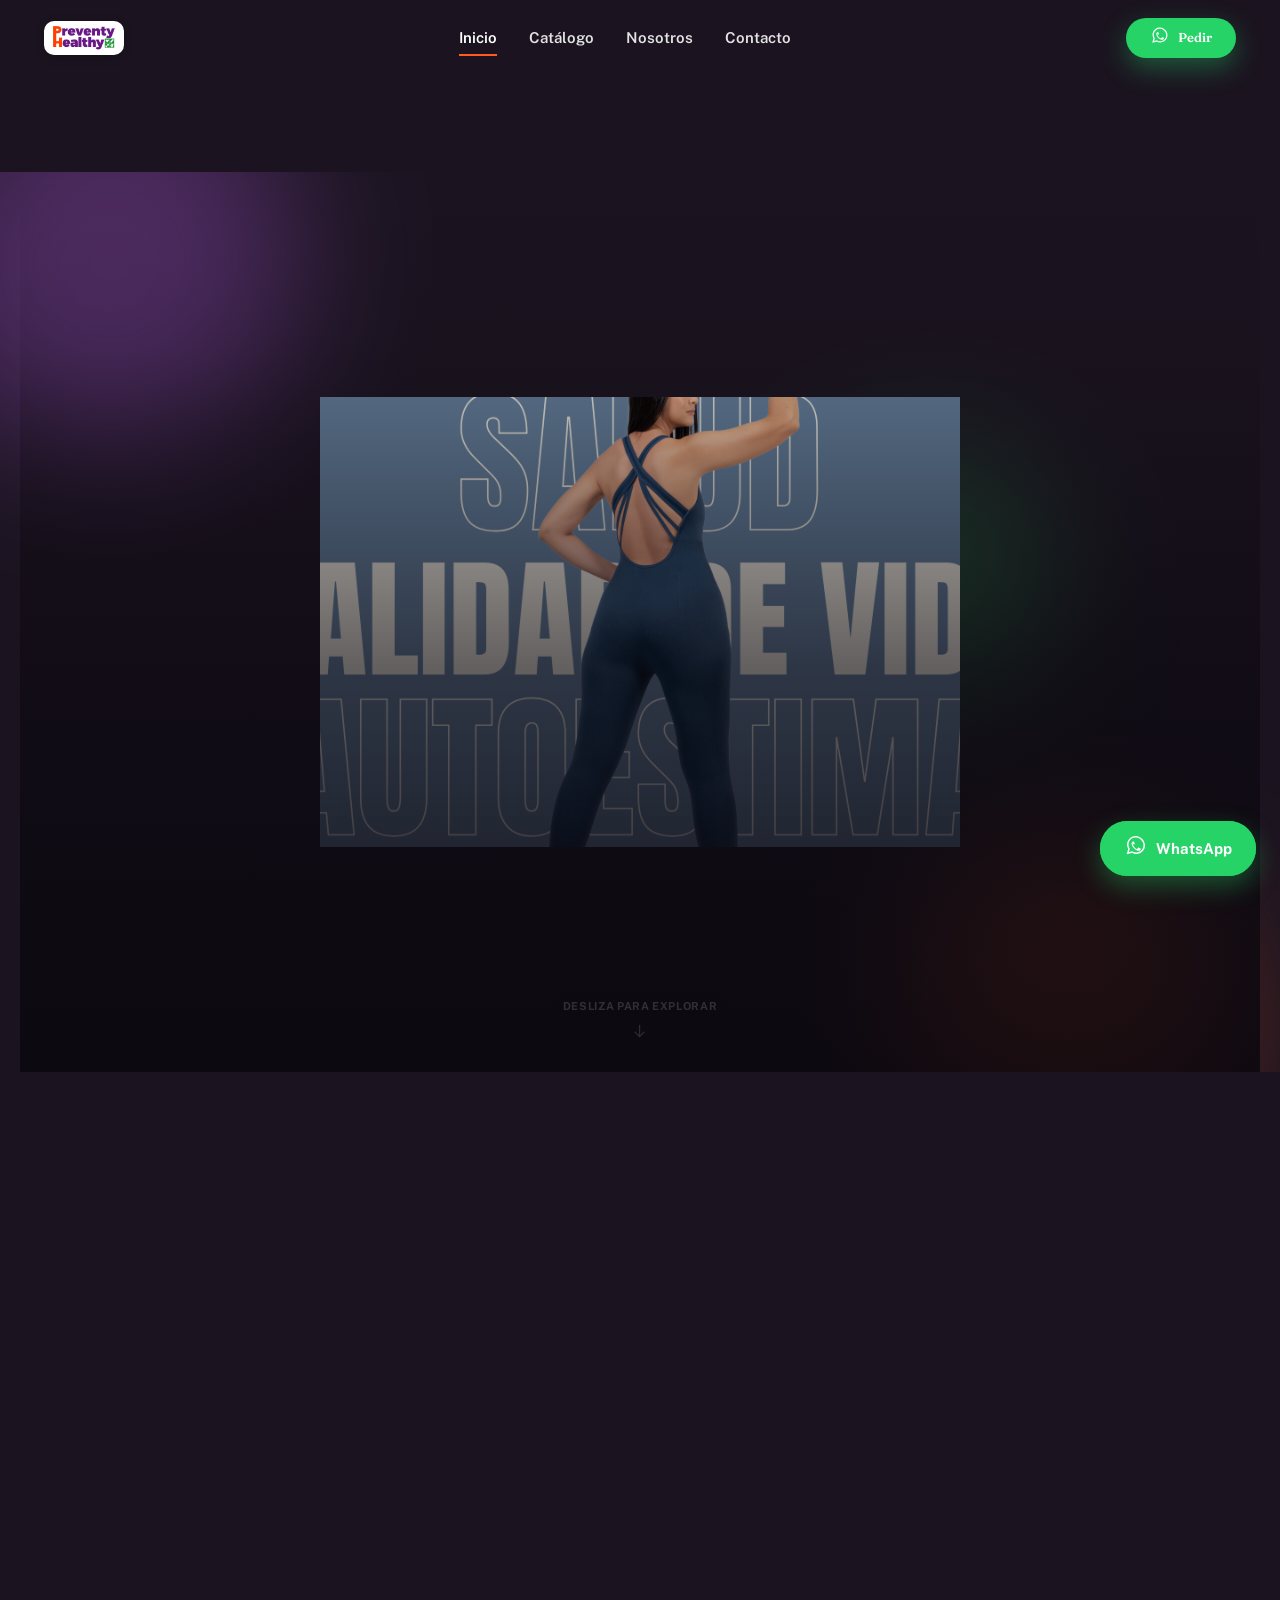
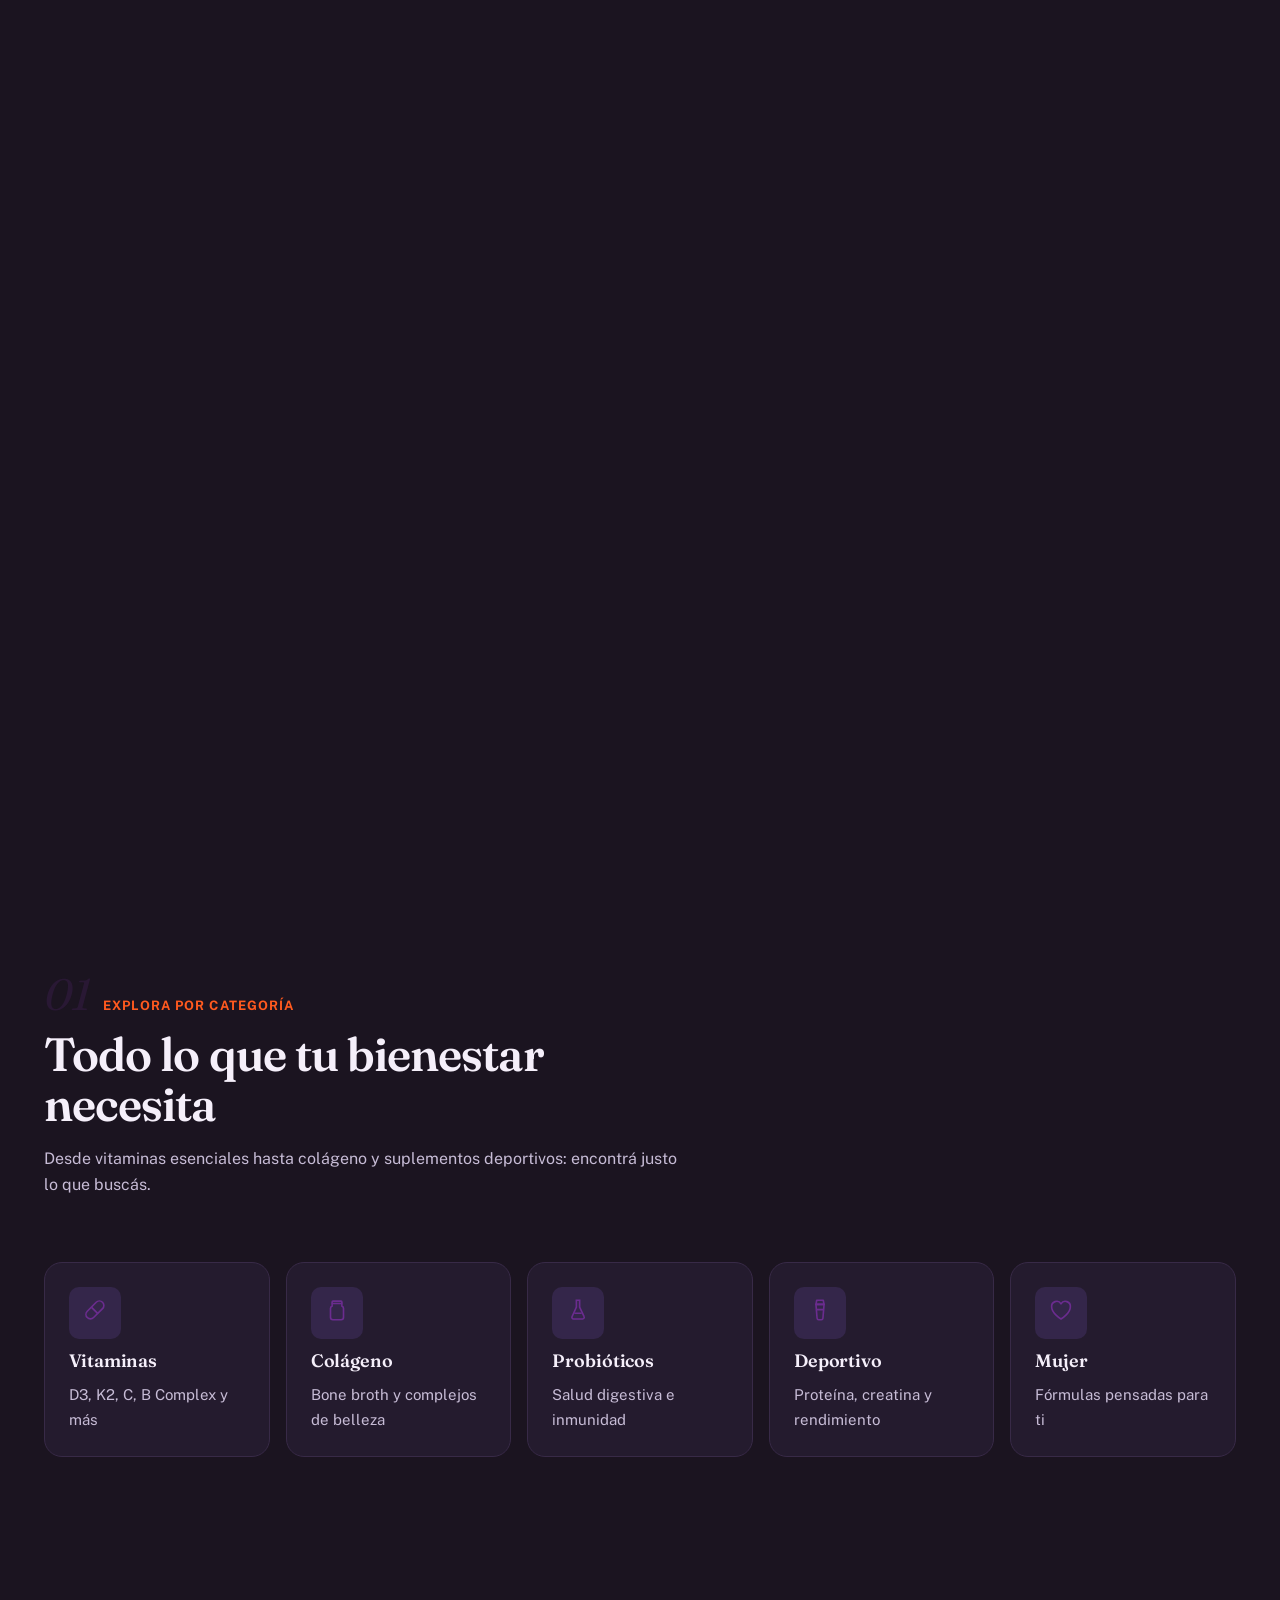
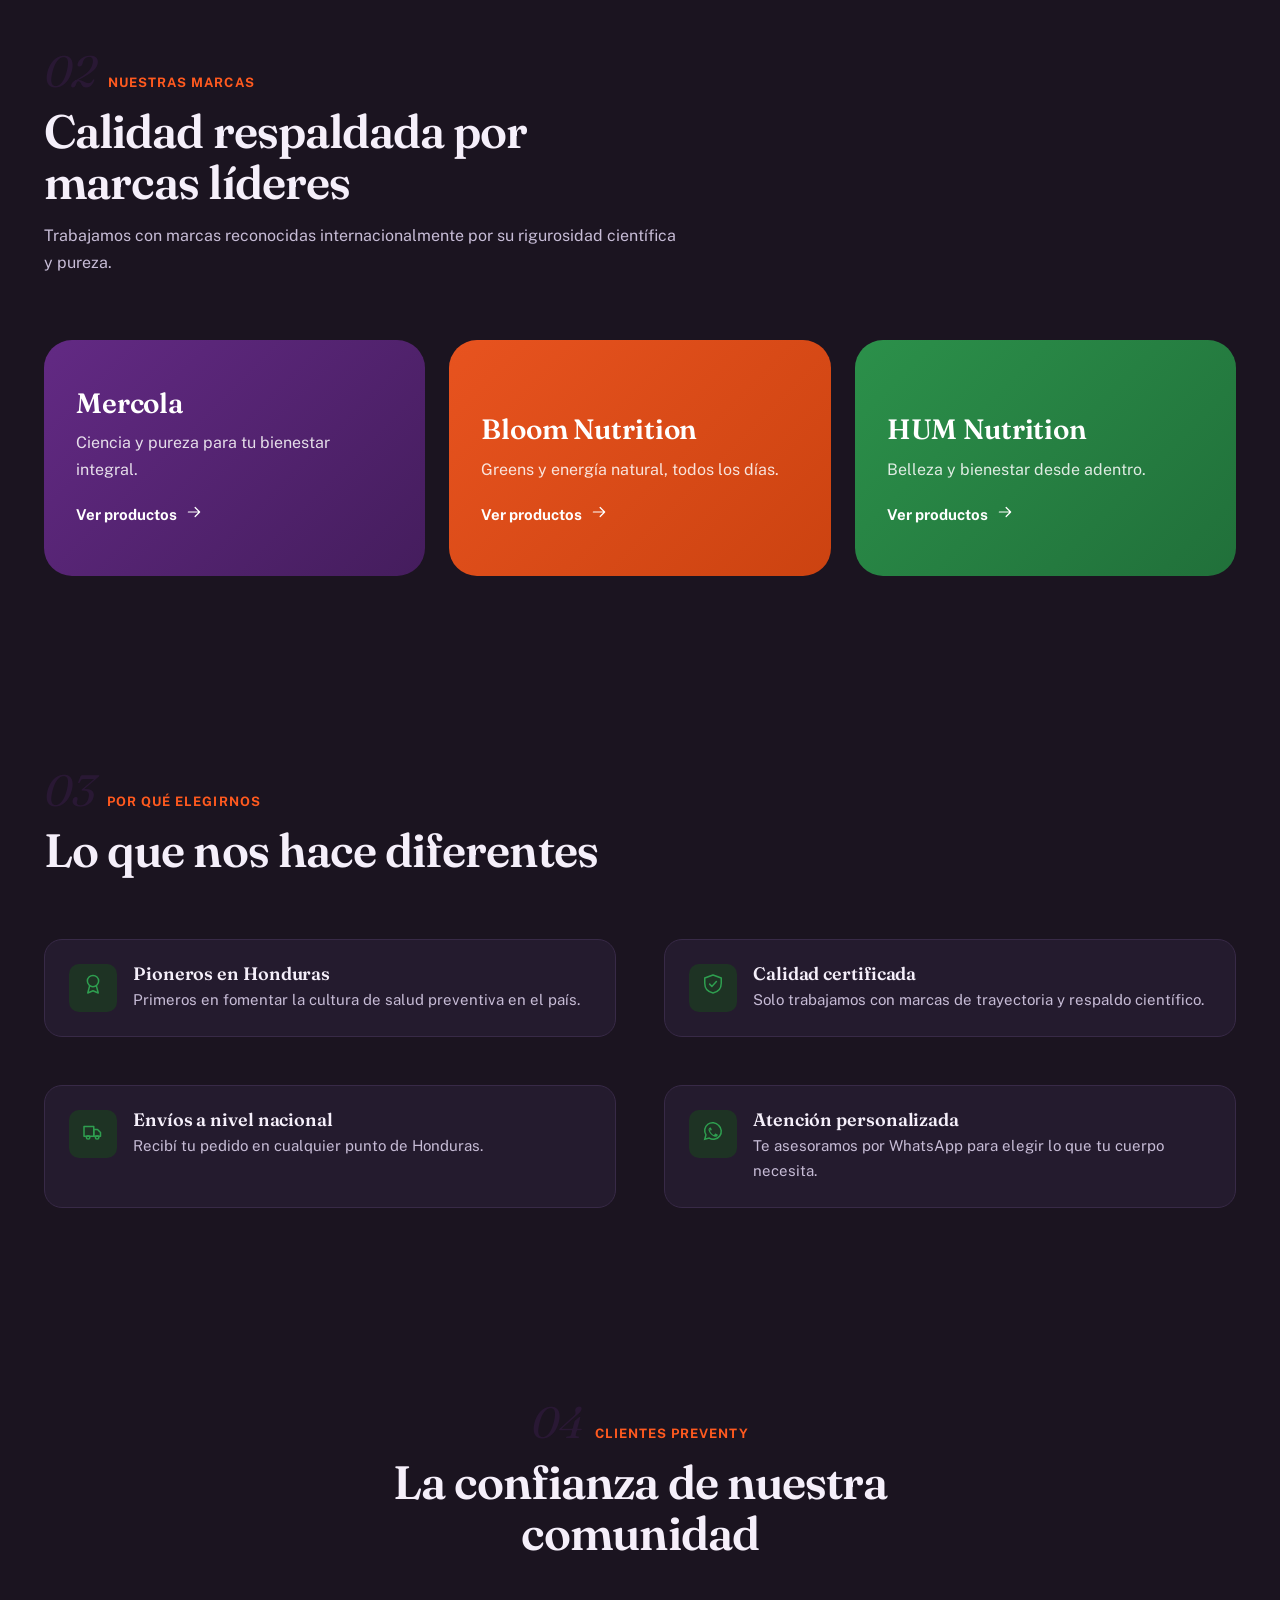
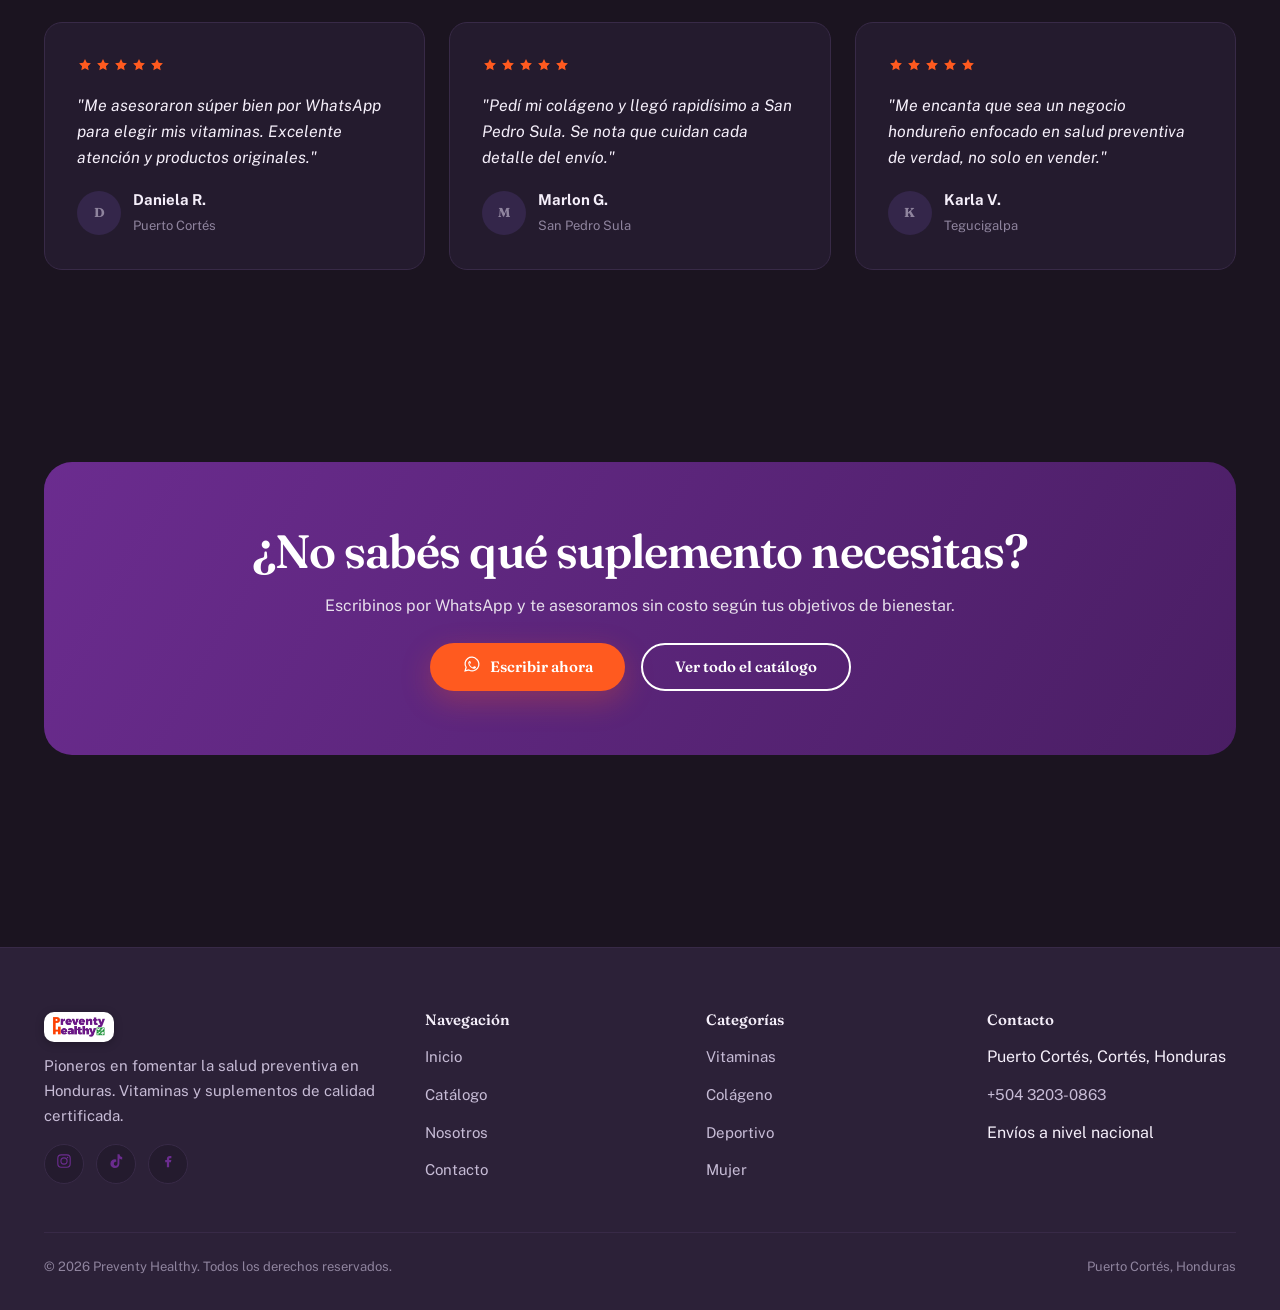
<file: index.html>
<!doctype html>
<html lang="es-HN" data-theme="dark">
<head>
<meta charset="UTF-8">
<meta name="viewport" content="width=device-width, initial-scale=1">
<title>Preventy Healthy — Vitaminas y Suplementos en Puerto Cortés, Honduras</title>
<meta name="description" content="Preventy Healthy: vitaminas y suplementos de calidad certificada (Mercola, Bloom Nutrition, HUM) en Puerto Cortés, Honduras. Pioneros en salud preventiva. Envíos a nivel nacional.">
<meta name="theme-color" content="#6B2C8F">
<link rel="icon" href="data:image/svg+xml,%3Csvg xmlns='http://www.w3.org/2000/svg' viewBox='0 0 32 32'%3E%3Crect width='32' height='32' rx='8' fill='%236B2C8F'/%3E%3Ctext x='16' y='23' font-family='Poppins,sans-serif' font-size='20' font-weight='700' fill='%23FF5A1F' text-anchor='middle'%3EP%3C/text%3E%3C/svg%3E">
<link rel="preconnect" href="https://fonts.googleapis.com">
<link rel="preconnect" href="https://fonts.gstatic.com" crossorigin>
<link href="https://fonts.googleapis.com/css2?family=Fraunces:ital,opsz,wght@0,9..144,400;0,9..144,500;0,9..144,600;0,9..144,700;1,9..144,500&family=Public+Sans:wght@400;500;600;700&display=swap" rel="stylesheet">
<link rel="stylesheet" href="css/style.css">
</head>
<body>
<a class="skip-link" href="#main">Saltar al contenido principal</a>

<header class="navbar navbar--overlay">
  <div class="container">
    <a href="index.html" class="logo-mark" aria-label="Preventy Healthy — Inicio">
      <img src="img/logo.jpg" alt="Preventy Healthy">
    </a>
    <nav class="nav-links" aria-label="Principal">
      <a href="index.html" aria-current="page">Inicio</a>
      <a href="productos.html">Catálogo</a>
      <a href="nosotros.html">Nosotros</a>
      <a href="contacto.html">Contacto</a>
    </nav>
    <div class="nav-actions">
      <a class="btn btn-whatsapp btn-sm" data-wa="Hola Preventy Healthy 👋, quisiera hacer un pedido." href="#" target="_blank" rel="noopener">
        <span data-icon="whatsapp"></span> Pedir
      </a>
      <button class="nav-toggle" aria-label="Abrir menú" aria-expanded="false" aria-controls="mobile-menu">
        <span data-icon="menu"></span>
      </button>
    </div>
  </div>
</header>

<div class="mobile-menu" id="mobile-menu">
  <div class="mobile-menu__backdrop"></div>
  <div class="mobile-menu__panel">
    <button class="mobile-menu__close" aria-label="Cerrar menú"><span data-icon="close"></span></button>
    <nav class="mobile-menu__links" aria-label="Menú móvil">
      <a href="index.html">Inicio</a>
      <a href="productos.html">Catálogo</a>
      <a href="nosotros.html">Nosotros</a>
      <a href="contacto.html">Contacto</a>
    </nav>
    <a class="btn btn-whatsapp btn-block" data-wa="Hola Preventy Healthy 👋, quisiera hacer un pedido." href="#" target="_blank" rel="noopener">
      <span data-icon="whatsapp"></span> Pedir por WhatsApp
    </a>
  </div>
</div>

<main id="main">

  <!-- HERO -->
  <section class="scroll-hero" id="scroll-hero">
    <div class="scroll-hero__pin">
      <div class="scroll-hero__orbs" aria-hidden="true">
        <span class="scroll-hero__orb scroll-hero__orb--1"></span>
        <span class="scroll-hero__orb scroll-hero__orb--2"></span>
        <span class="scroll-hero__orb scroll-hero__orb--3"></span>
      </div>
      <div class="scroll-hero__clip">
        <div class="scroll-hero__bg"></div>
        <div class="scroll-hero__scrim"></div>
      </div>
      <div class="scroll-hero__glow" aria-hidden="true"></div>
      <div class="scroll-hero__content container">
        <span class="hero-eyebrow"><span data-icon="shield"></span> Pioneros en salud preventiva · Honduras 🇭🇳</span>
        <h1>Cuida tu cuerpo <span class="accent">antes</span> de que te lo pida.</h1>
        <p class="hero-lead">Vitaminas y suplementos de calidad certificada —Mercola, Bloom Nutrition y HUM— para energía, belleza y bienestar.</p>
        <div class="hero-actions">
          <a class="btn btn-whatsapp" data-wa="Hola Preventy Healthy 👋, quisiera hacer un pedido." href="#" target="_blank" rel="noopener">
            <span data-icon="whatsapp"></span> Pedir por WhatsApp
          </a>
          <a class="btn btn-outline" href="productos.html">
            Ver catálogo <span data-icon="arrowRight"></span>
          </a>
        </div>
        <div class="hero-stats">
          <div class="hero-stat"><strong data-count="45" data-suffix="+">0</strong><span>Productos en catálogo</span></div>
          <div class="hero-stat"><strong data-count="4">0</strong><span>Marcas premium</span></div>
          <div class="hero-stat"><strong data-count="100" data-suffix="%">0</strong><span>Envíos a nivel nacional</span></div>
        </div>
      </div>
      <div class="scroll-hero__scrollcue" aria-hidden="true">
        <span>Desliza para explorar</span>
        <span class="scroll-hero__scrollcue-icon" data-icon="arrowRight"></span>
      </div>
    </div>
  </section>

  <!-- CATEGORÍAS -->
  <section class="container">
    <div class="section-head reveal">
      <div class="section-head__top">
        <span class="section-number" aria-hidden="true">01</span>
        <span class="eyebrow">Explora por categoría</span>
      </div>
      <h2>Todo lo que tu bienestar necesita</h2>
      <p>Desde vitaminas esenciales hasta colágeno y suplementos deportivos: encontrá justo lo que buscás.</p>
    </div>
    <div class="category-grid reveal-stagger">
      <a class="category-card glow-card" href="productos.html?categoria=vitaminas">
        <span class="category-card__icon"><span data-icon="capsule"></span></span>
        <h3>Vitaminas</h3>
        <p>D3, K2, C, B Complex y más</p>
      </a>
      <a class="category-card glow-card" href="productos.html?categoria=colageno">
        <span class="category-card__icon"><span data-icon="jar"></span></span>
        <h3>Colágeno</h3>
        <p>Bone broth y complejos de belleza</p>
      </a>
      <a class="category-card glow-card" href="productos.html?categoria=probioticos">
        <span class="category-card__icon"><span data-icon="flask"></span></span>
        <h3>Probióticos</h3>
        <p>Salud digestiva e inmunidad</p>
      </a>
      <a class="category-card glow-card" href="productos.html?categoria=deportivo">
        <span class="category-card__icon"><span data-icon="shaker"></span></span>
        <h3>Deportivo</h3>
        <p>Proteína, creatina y rendimiento</p>
      </a>
      <a class="category-card glow-card" href="productos.html?categoria=mujer">
        <span class="category-card__icon"><span data-icon="heart"></span></span>
        <h3>Mujer</h3>
        <p>Fórmulas pensadas para ti</p>
      </a>
    </div>
  </section>

  <!-- MARCAS -->
  <section class="container">
    <div class="section-head reveal">
      <div class="section-head__top">
        <span class="section-number" aria-hidden="true">02</span>
        <span class="eyebrow">Nuestras marcas</span>
      </div>
      <h2>Calidad respaldada por marcas líderes</h2>
      <p>Trabajamos con marcas reconocidas internacionalmente por su rigurosidad científica y pureza.</p>
    </div>
    <div class="brand-grid reveal-stagger">
      <a class="brand-card brand-card--mercola glow-card glow-card--on-color" href="productos.html?marca=mercola">
        <h3>Mercola</h3>
        <p>Ciencia y pureza para tu bienestar integral.</p>
        <span class="brand-card__link">Ver productos <span data-icon="arrowRight"></span></span>
      </a>
      <a class="brand-card brand-card--bloom glow-card glow-card--on-color" href="productos.html?marca=bloom">
        <h3>Bloom Nutrition</h3>
        <p>Greens y energía natural, todos los días.</p>
        <span class="brand-card__link">Ver productos <span data-icon="arrowRight"></span></span>
      </a>
      <a class="brand-card brand-card--hum glow-card glow-card--on-color" href="productos.html?marca=hum">
        <h3>HUM Nutrition</h3>
        <p>Belleza y bienestar desde adentro.</p>
        <span class="brand-card__link">Ver productos <span data-icon="arrowRight"></span></span>
      </a>
    </div>
  </section>

  <!-- VALORES -->
  <section class="container">
    <div class="section-head reveal">
      <div class="section-head__top">
        <span class="section-number" aria-hidden="true">03</span>
        <span class="eyebrow">Por qué elegirnos</span>
      </div>
      <h2>Lo que nos hace diferentes</h2>
    </div>
    <div class="about-grid values reveal-stagger">
      <div class="value-card glow-card">
        <span class="value-card__icon"><span data-icon="award"></span></span>
        <div>
          <h3>Pioneros en Honduras</h3>
          <p>Primeros en fomentar la cultura de salud preventiva en el país.</p>
        </div>
      </div>
      <div class="value-card glow-card">
        <span class="value-card__icon"><span data-icon="shield"></span></span>
        <div>
          <h3>Calidad certificada</h3>
          <p>Solo trabajamos con marcas de trayectoria y respaldo científico.</p>
        </div>
      </div>
      <div class="value-card glow-card">
        <span class="value-card__icon"><span data-icon="truck"></span></span>
        <div>
          <h3>Envíos a nivel nacional</h3>
          <p>Recibí tu pedido en cualquier punto de Honduras.</p>
        </div>
      </div>
      <div class="value-card glow-card">
        <span class="value-card__icon"><span data-icon="whatsapp"></span></span>
        <div>
          <h3>Atención personalizada</h3>
          <p>Te asesoramos por WhatsApp para elegir lo que tu cuerpo necesita.</p>
        </div>
      </div>
    </div>
  </section>

  <!-- TESTIMONIOS -->
  <section class="container">
    <div class="section-head center reveal">
      <div class="section-head__top">
        <span class="section-number" aria-hidden="true">04</span>
        <span class="eyebrow">Clientes Preventy</span>
      </div>
      <h2>La confianza de nuestra comunidad</h2>
    </div>
    <!-- Testimonios de ejemplo: reemplázalos por reseñas reales de tus clientes cuando las tengas. -->
    <div class="testimonial-grid reveal-stagger">
      <div class="testimonial-card glow-card">
        <div class="testimonial-card__stars">
          <span data-icon="star"></span><span data-icon="star"></span><span data-icon="star"></span><span data-icon="star"></span><span data-icon="star"></span>
        </div>
        <p>"Me asesoraron súper bien por WhatsApp para elegir mis vitaminas. Excelente atención y productos originales."</p>
        <div class="testimonial-card__author">
          <span class="testimonial-card__avatar">D</span>
          <div><strong>Daniela R.</strong><span>Puerto Cortés</span></div>
        </div>
      </div>
      <div class="testimonial-card glow-card">
        <div class="testimonial-card__stars">
          <span data-icon="star"></span><span data-icon="star"></span><span data-icon="star"></span><span data-icon="star"></span><span data-icon="star"></span>
        </div>
        <p>"Pedí mi colágeno y llegó rapidísimo a San Pedro Sula. Se nota que cuidan cada detalle del envío."</p>
        <div class="testimonial-card__author">
          <span class="testimonial-card__avatar">M</span>
          <div><strong>Marlon G.</strong><span>San Pedro Sula</span></div>
        </div>
      </div>
      <div class="testimonial-card glow-card">
        <div class="testimonial-card__stars">
          <span data-icon="star"></span><span data-icon="star"></span><span data-icon="star"></span><span data-icon="star"></span><span data-icon="star"></span>
        </div>
        <p>"Me encanta que sea un negocio hondureño enfocado en salud preventiva de verdad, no solo en vender."</p>
        <div class="testimonial-card__author">
          <span class="testimonial-card__avatar">K</span>
          <div><strong>Karla V.</strong><span>Tegucigalpa</span></div>
        </div>
      </div>
    </div>
  </section>

  <!-- CTA -->
  <section class="container">
    <div class="cta-band reveal">
      <h2>¿No sabés qué suplemento necesitas?</h2>
      <p>Escribinos por WhatsApp y te asesoramos sin costo según tus objetivos de bienestar.</p>
      <div class="btn-actions">
        <a class="btn btn-accent" data-wa="Hola Preventy Healthy 👋, necesito asesoría para elegir un suplemento." href="#" target="_blank" rel="noopener">
          <span data-icon="whatsapp"></span> Escribir ahora
        </a>
        <a class="btn btn-outline" style="color:#fff; border-color:#fff" href="productos.html">Ver todo el catálogo</a>
      </div>
    </div>
  </section>

</main>

<footer class="footer">
  <div class="container">
    <div class="footer-grid">
      <div class="footer-col">
        <div class="logo-mark" style="margin-bottom: var(--space-3)">
          <img src="img/logo.jpg" alt="Preventy Healthy">
        </div>
        <p>Pioneros en fomentar la salud preventiva en Honduras. Vitaminas y suplementos de calidad certificada.</p>
        <div class="footer-social">
          <a href="https://www.instagram.com/preventyhealthy" target="_blank" rel="noopener" aria-label="Instagram"><span data-icon="instagram"></span></a>
          <a href="https://www.tiktok.com/@preventyhealthy" target="_blank" rel="noopener" aria-label="TikTok"><span data-icon="tiktok"></span></a>
          <a href="https://www.facebook.com/preventyhealthy/" target="_blank" rel="noopener" aria-label="Facebook"><span data-icon="facebook"></span></a>
        </div>
      </div>
      <div class="footer-col">
        <h4>Navegación</h4>
        <ul>
          <li><a href="index.html">Inicio</a></li>
          <li><a href="productos.html">Catálogo</a></li>
          <li><a href="nosotros.html">Nosotros</a></li>
          <li><a href="contacto.html">Contacto</a></li>
        </ul>
      </div>
      <div class="footer-col">
        <h4>Categorías</h4>
        <ul>
          <li><a href="productos.html?categoria=vitaminas">Vitaminas</a></li>
          <li><a href="productos.html?categoria=colageno">Colágeno</a></li>
          <li><a href="productos.html?categoria=deportivo">Deportivo</a></li>
          <li><a href="productos.html?categoria=mujer">Mujer</a></li>
        </ul>
      </div>
      <div class="footer-col">
        <h4>Contacto</h4>
        <ul>
          <li>Puerto Cortés, Cortés, Honduras</li>
          <li><a href="tel:+50432030863">+504 3203-0863</a></li>
          <li>Envíos a nivel nacional</li>
        </ul>
      </div>
    </div>
    <div class="footer-bottom">
      <span>© <span data-year></span> Preventy Healthy. Todos los derechos reservados.</span>
      <span>Puerto Cortés, Honduras</span>
    </div>
  </div>
</footer>

<a class="wa-float" data-wa="Hola Preventy Healthy 👋, quisiera hacer un pedido." href="#" target="_blank" rel="noopener" aria-label="Escríbenos por WhatsApp">
  <span class="wa-float__ring" aria-hidden="true"></span>
  <span data-icon="whatsapp"></span> WhatsApp
</a>

<script src="js/icons.js"></script>
<script src="js/products-data.js"></script>
<script src="js/main.js"></script>
</body>
</html>
</file>
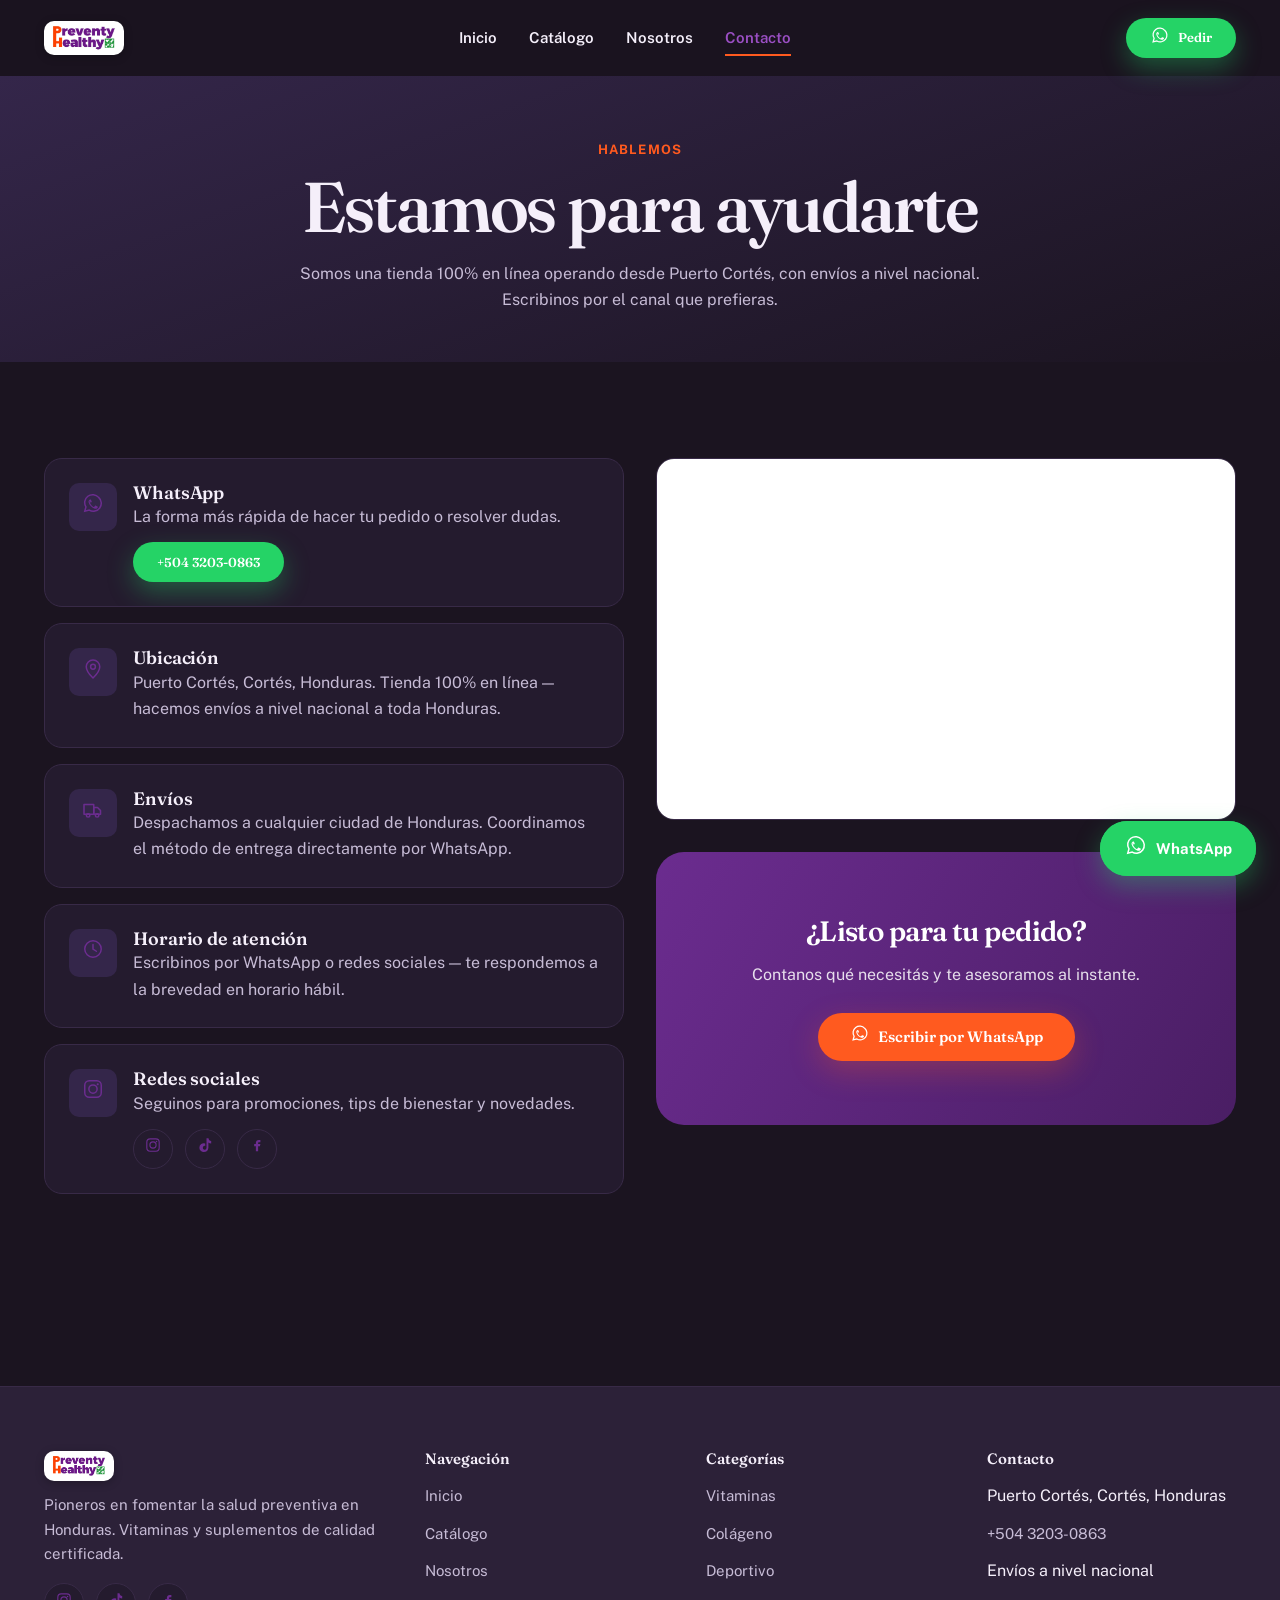
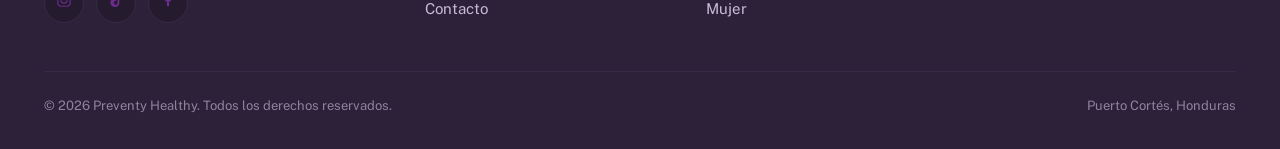
<file: contacto.html>
<!doctype html>
<html lang="es-HN" data-theme="dark">
<head>
<meta charset="UTF-8">
<meta name="viewport" content="width=device-width, initial-scale=1">
<title>Contacto — Preventy Healthy</title>
<meta name="description" content="Contactá a Preventy Healthy por WhatsApp, Instagram, TikTok o Facebook. Envíos a nivel nacional en Honduras desde Puerto Cortés.">
<meta name="theme-color" content="#6B2C8F">
<link rel="icon" href="data:image/svg+xml,%3Csvg xmlns='http://www.w3.org/2000/svg' viewBox='0 0 32 32'%3E%3Crect width='32' height='32' rx='8' fill='%236B2C8F'/%3E%3Ctext x='16' y='23' font-family='Poppins,sans-serif' font-size='20' font-weight='700' fill='%23FF5A1F' text-anchor='middle'%3EP%3C/text%3E%3C/svg%3E">
<link rel="preconnect" href="https://fonts.googleapis.com">
<link rel="preconnect" href="https://fonts.gstatic.com" crossorigin>
<link href="https://fonts.googleapis.com/css2?family=Fraunces:ital,opsz,wght@0,9..144,400;0,9..144,500;0,9..144,600;0,9..144,700;1,9..144,500&family=Public+Sans:wght@400;500;600;700&display=swap" rel="stylesheet">
<link rel="stylesheet" href="css/style.css">
</head>
<body>
<a class="skip-link" href="#main">Saltar al contenido principal</a>

<header class="navbar">
  <div class="container">
    <a href="index.html" class="logo-mark" aria-label="Preventy Healthy — Inicio">
      <img src="img/logo.jpg" alt="Preventy Healthy">
    </a>
    <nav class="nav-links" aria-label="Principal">
      <a href="index.html">Inicio</a>
      <a href="productos.html">Catálogo</a>
      <a href="nosotros.html">Nosotros</a>
      <a href="contacto.html" aria-current="page">Contacto</a>
    </nav>
    <div class="nav-actions">
      <a class="btn btn-whatsapp btn-sm" data-wa="Hola Preventy Healthy 👋, quisiera hacer un pedido." href="#" target="_blank" rel="noopener">
        <span data-icon="whatsapp"></span> Pedir
      </a>
      <button class="nav-toggle" aria-label="Abrir menú" aria-expanded="false" aria-controls="mobile-menu">
        <span data-icon="menu"></span>
      </button>
    </div>
  </div>
</header>

<div class="mobile-menu" id="mobile-menu">
  <div class="mobile-menu__backdrop"></div>
  <div class="mobile-menu__panel">
    <button class="mobile-menu__close" aria-label="Cerrar menú"><span data-icon="close"></span></button>
    <nav class="mobile-menu__links" aria-label="Menú móvil">
      <a href="index.html">Inicio</a>
      <a href="productos.html">Catálogo</a>
      <a href="nosotros.html">Nosotros</a>
      <a href="contacto.html">Contacto</a>
    </nav>
    <a class="btn btn-whatsapp btn-block" data-wa="Hola Preventy Healthy 👋, quisiera hacer un pedido." href="#" target="_blank" rel="noopener">
      <span data-icon="whatsapp"></span> Pedir por WhatsApp
    </a>
  </div>
</div>

<main id="main">

  <section class="page-hero">
    <div class="container">
      <span class="eyebrow">Hablemos</span>
      <h1>Estamos para ayudarte</h1>
      <p class="text-center" style="margin-inline:auto">Somos una tienda 100% en línea operando desde Puerto Cortés, con envíos a nivel nacional. Escribinos por el canal que prefieras.</p>
    </div>
  </section>

  <section class="container">
    <div class="contact-layout">
      <div class="gap-list reveal-stagger">
        <div class="contact-card glow-card">
          <span class="contact-card__icon"><span data-icon="whatsapp"></span></span>
          <div>
            <h3>WhatsApp</h3>
            <p>La forma más rápida de hacer tu pedido o resolver dudas.</p>
            <a class="btn btn-whatsapp btn-sm" style="margin-top:var(--space-3)" data-wa="Hola Preventy Healthy 👋, quisiera hacer un pedido." href="#" target="_blank" rel="noopener">+504 3203-0863</a>
          </div>
        </div>
        <div class="contact-card glow-card">
          <span class="contact-card__icon"><span data-icon="mapPin"></span></span>
          <div>
            <h3>Ubicación</h3>
            <p>Puerto Cortés, Cortés, Honduras. Tienda 100% en línea — hacemos envíos a nivel nacional a toda Honduras.</p>
          </div>
        </div>
        <div class="contact-card glow-card">
          <span class="contact-card__icon"><span data-icon="truck"></span></span>
          <div>
            <h3>Envíos</h3>
            <p>Despachamos a cualquier ciudad de Honduras. Coordinamos el método de entrega directamente por WhatsApp.</p>
          </div>
        </div>
        <div class="contact-card glow-card">
          <span class="contact-card__icon"><span data-icon="clock"></span></span>
          <div>
            <h3>Horario de atención</h3>
            <p>Escribinos por WhatsApp o redes sociales — te respondemos a la brevedad en horario hábil.</p>
          </div>
        </div>
        <div class="contact-card glow-card">
          <span class="contact-card__icon"><span data-icon="instagram"></span></span>
          <div>
            <h3>Redes sociales</h3>
            <p>Seguinos para promociones, tips de bienestar y novedades.</p>
            <div class="footer-social" style="margin-top:var(--space-3)">
              <a href="https://www.instagram.com/preventyhealthy" target="_blank" rel="noopener" aria-label="Instagram"><span data-icon="instagram"></span></a>
              <a href="https://www.tiktok.com/@preventyhealthy" target="_blank" rel="noopener" aria-label="TikTok"><span data-icon="tiktok"></span></a>
              <a href="https://www.facebook.com/preventyhealthy/" target="_blank" rel="noopener" aria-label="Facebook"><span data-icon="facebook"></span></a>
            </div>
          </div>
        </div>
      </div>

      <div class="reveal">
        <div class="map-embed">
          <iframe
            title="Mapa de Puerto Cortés, Honduras"
            src="https://www.google.com/maps?q=Puerto+Cort%C3%A9s,+Cort%C3%A9s,+Honduras&output=embed"
            loading="lazy"
            referrerpolicy="no-referrer-when-downgrade">
          </iframe>
        </div>
        <div class="cta-band" style="margin-top:var(--space-6)">
          <h2 style="font-size:var(--fs-xl)">¿Listo para tu pedido?</h2>
          <p>Contanos qué necesitás y te asesoramos al instante.</p>
          <div class="btn-actions">
            <a class="btn btn-accent" data-wa="Hola Preventy Healthy 👋, quisiera hacer un pedido." href="#" target="_blank" rel="noopener">
              <span data-icon="whatsapp"></span> Escribir por WhatsApp
            </a>
          </div>
        </div>
      </div>
    </div>
  </section>

</main>

<footer class="footer">
  <div class="container">
    <div class="footer-grid">
      <div class="footer-col">
        <div class="logo-mark" style="margin-bottom: var(--space-3)">
          <img src="img/logo.jpg" alt="Preventy Healthy">
        </div>
        <p>Pioneros en fomentar la salud preventiva en Honduras. Vitaminas y suplementos de calidad certificada.</p>
        <div class="footer-social">
          <a href="https://www.instagram.com/preventyhealthy" target="_blank" rel="noopener" aria-label="Instagram"><span data-icon="instagram"></span></a>
          <a href="https://www.tiktok.com/@preventyhealthy" target="_blank" rel="noopener" aria-label="TikTok"><span data-icon="tiktok"></span></a>
          <a href="https://www.facebook.com/preventyhealthy/" target="_blank" rel="noopener" aria-label="Facebook"><span data-icon="facebook"></span></a>
        </div>
      </div>
      <div class="footer-col">
        <h4>Navegación</h4>
        <ul>
          <li><a href="index.html">Inicio</a></li>
          <li><a href="productos.html">Catálogo</a></li>
          <li><a href="nosotros.html">Nosotros</a></li>
          <li><a href="contacto.html">Contacto</a></li>
        </ul>
      </div>
      <div class="footer-col">
        <h4>Categorías</h4>
        <ul>
          <li><a href="productos.html?categoria=vitaminas">Vitaminas</a></li>
          <li><a href="productos.html?categoria=colageno">Colágeno</a></li>
          <li><a href="productos.html?categoria=deportivo">Deportivo</a></li>
          <li><a href="productos.html?categoria=mujer">Mujer</a></li>
        </ul>
      </div>
      <div class="footer-col">
        <h4>Contacto</h4>
        <ul>
          <li>Puerto Cortés, Cortés, Honduras</li>
          <li><a href="tel:+50432030863">+504 3203-0863</a></li>
          <li>Envíos a nivel nacional</li>
        </ul>
      </div>
    </div>
    <div class="footer-bottom">
      <span>© <span data-year></span> Preventy Healthy. Todos los derechos reservados.</span>
      <span>Puerto Cortés, Honduras</span>
    </div>
  </div>
</footer>

<a class="wa-float" data-wa="Hola Preventy Healthy 👋, quisiera hacer un pedido." href="#" target="_blank" rel="noopener" aria-label="Escríbenos por WhatsApp">
  <span class="wa-float__ring" aria-hidden="true"></span>
  <span data-icon="whatsapp"></span> WhatsApp
</a>

<script src="js/icons.js"></script>
<script src="js/products-data.js"></script>
<script src="js/main.js"></script>
</body>
</html>
</file>
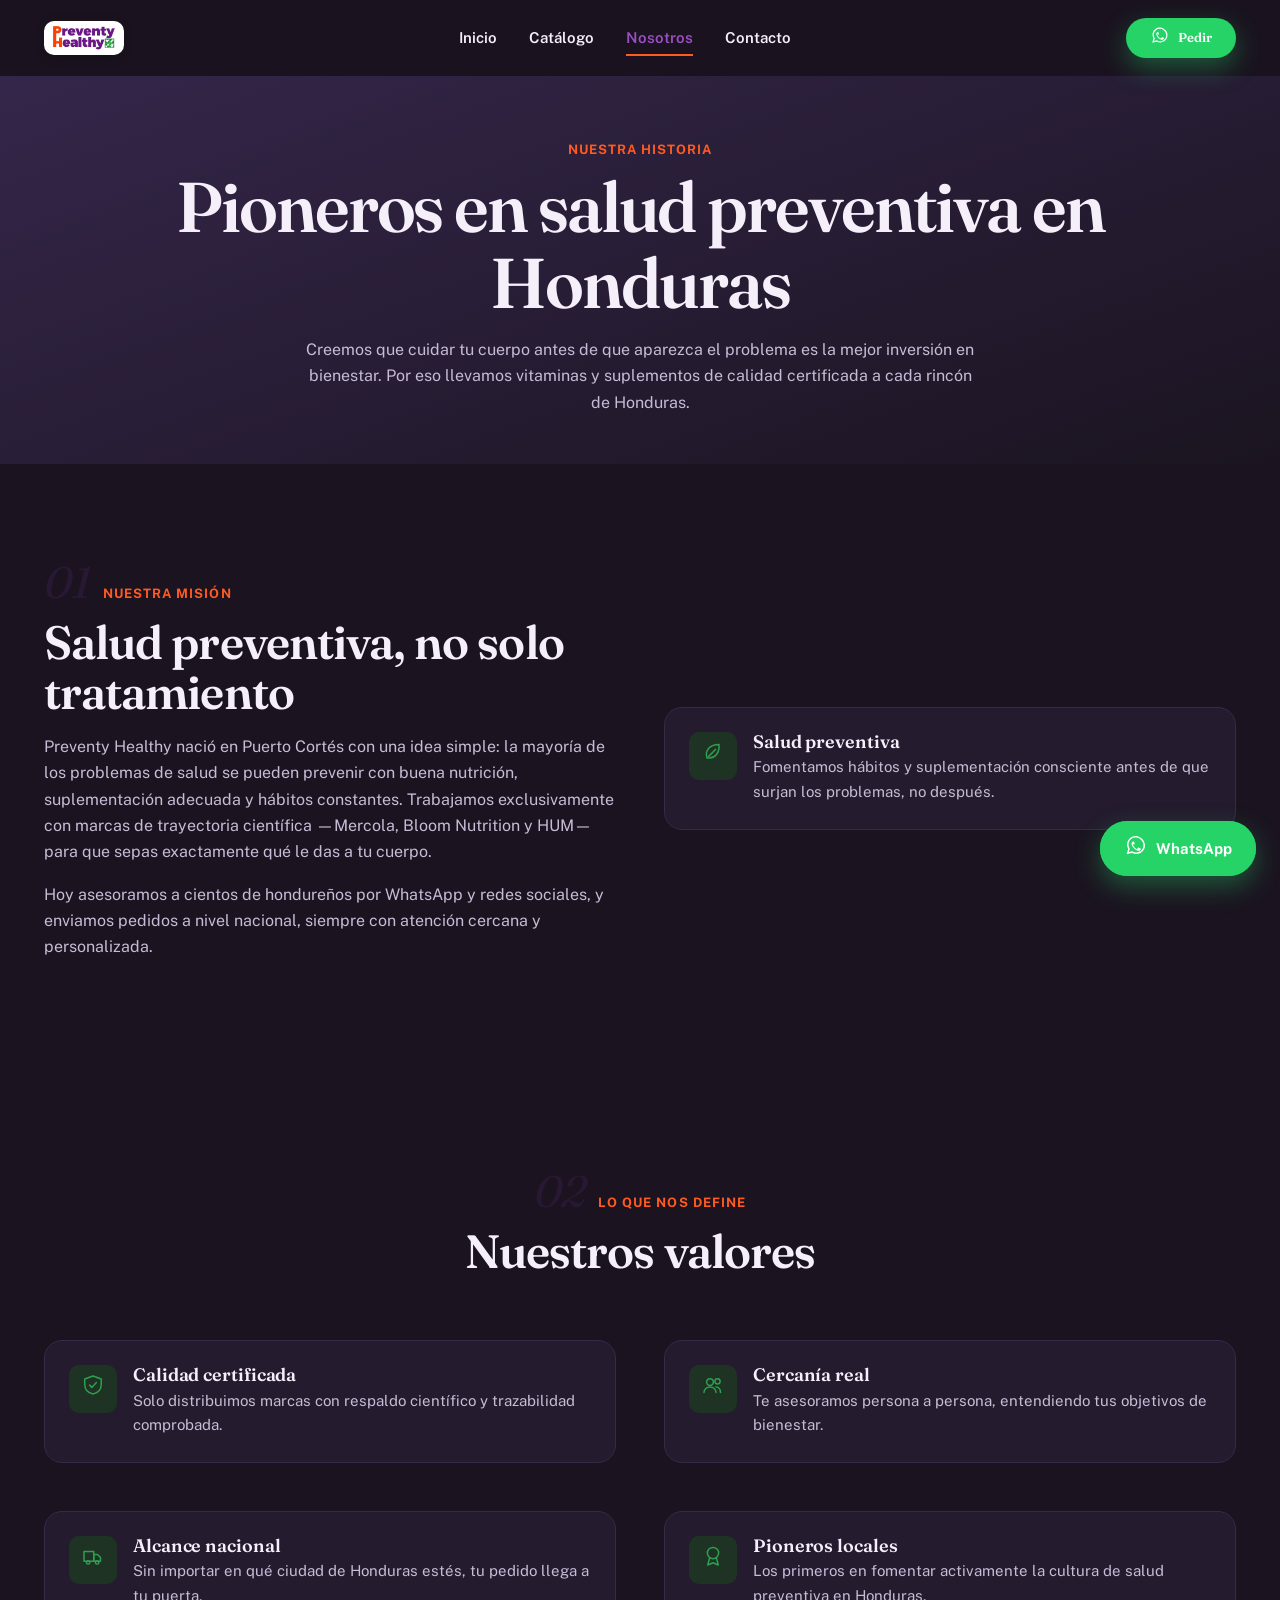
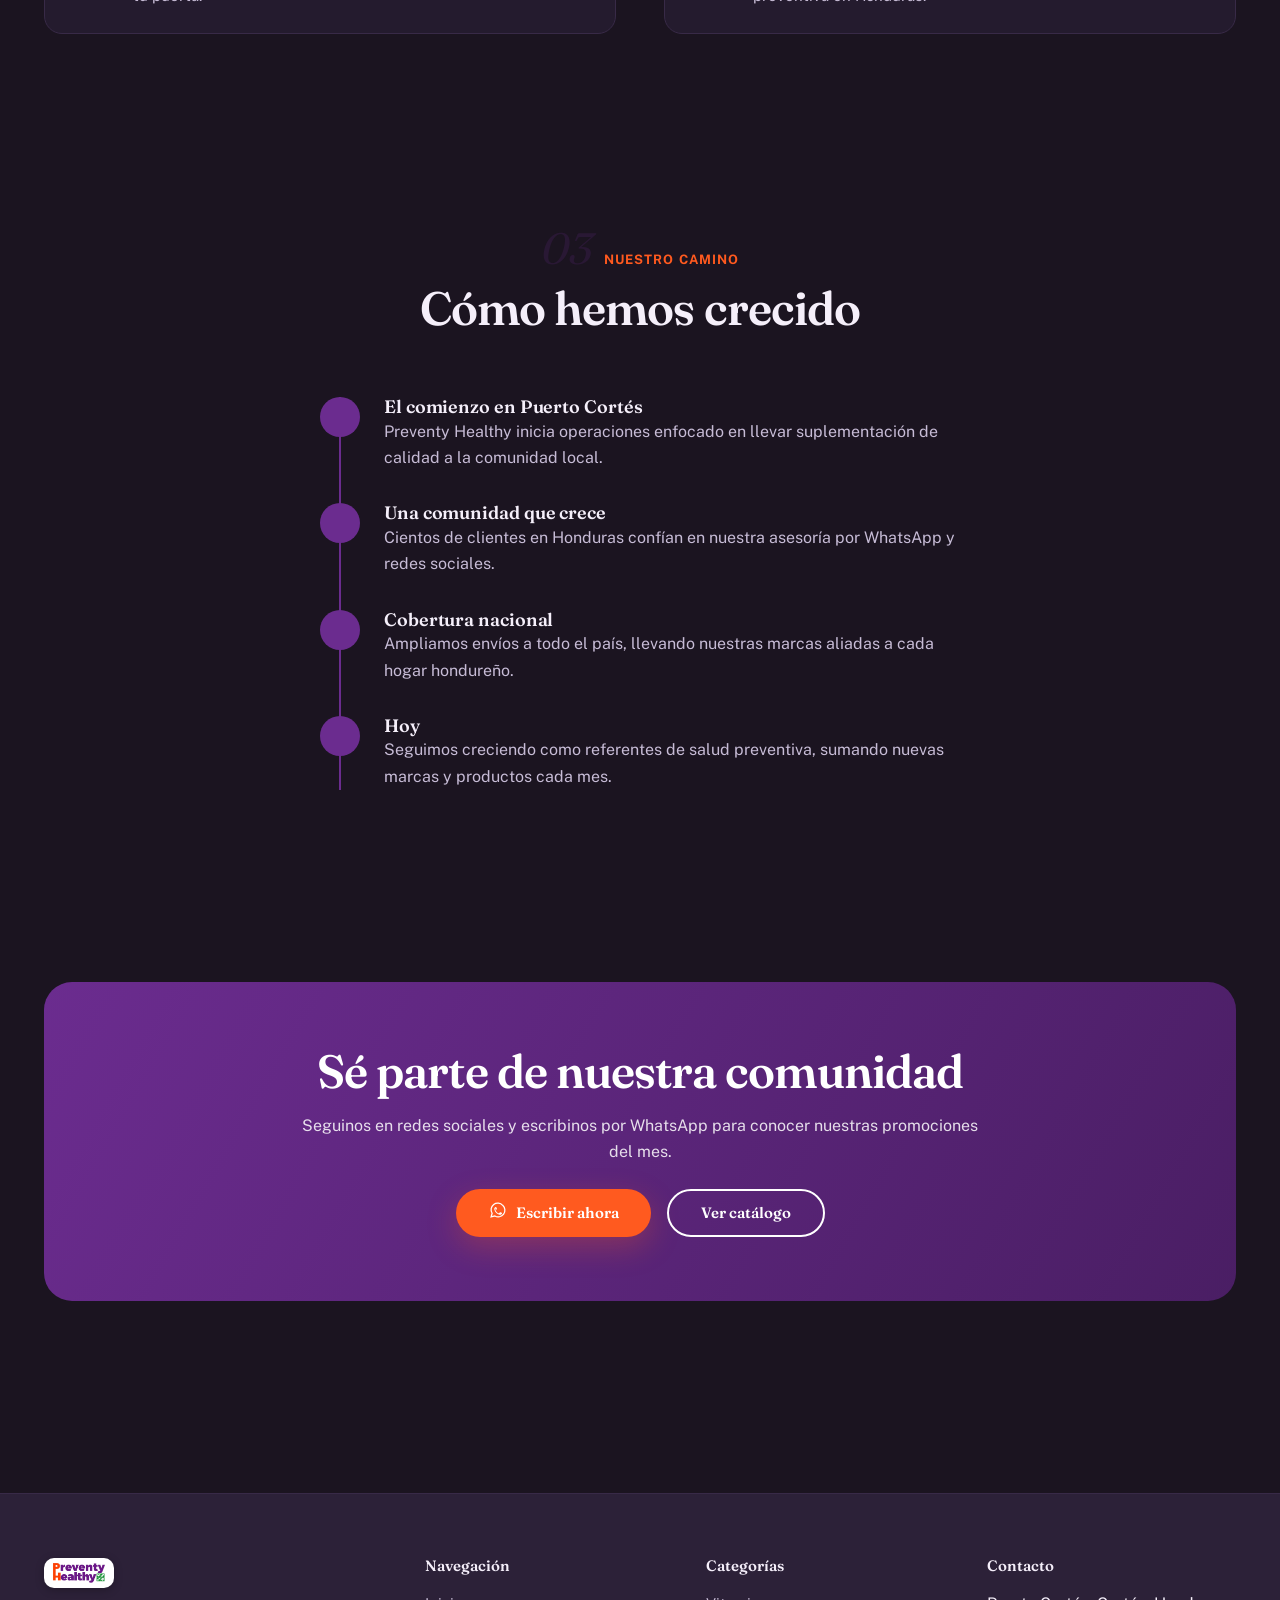
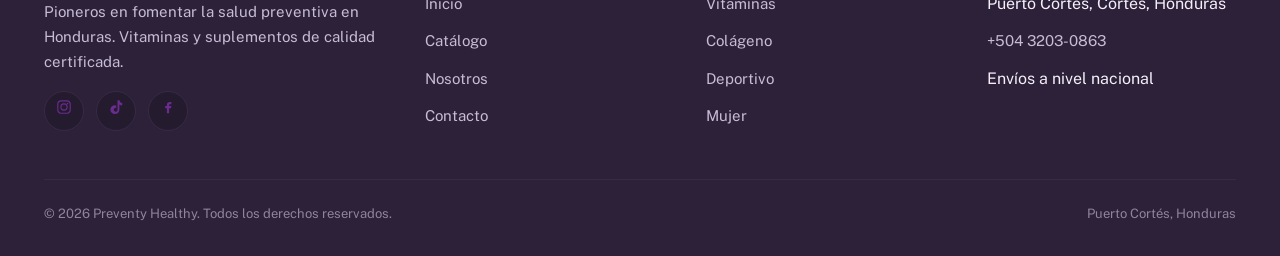
<file: nosotros.html>
<!doctype html>
<html lang="es-HN" data-theme="dark">
<head>
<meta charset="UTF-8">
<meta name="viewport" content="width=device-width, initial-scale=1">
<title>Nosotros — Preventy Healthy</title>
<meta name="description" content="Conocé la historia de Preventy Healthy, pioneros en fomentar la salud preventiva en Honduras desde Puerto Cortés.">
<meta name="theme-color" content="#6B2C8F">
<link rel="icon" href="data:image/svg+xml,%3Csvg xmlns='http://www.w3.org/2000/svg' viewBox='0 0 32 32'%3E%3Crect width='32' height='32' rx='8' fill='%236B2C8F'/%3E%3Ctext x='16' y='23' font-family='Poppins,sans-serif' font-size='20' font-weight='700' fill='%23FF5A1F' text-anchor='middle'%3EP%3C/text%3E%3C/svg%3E">
<link rel="preconnect" href="https://fonts.googleapis.com">
<link rel="preconnect" href="https://fonts.gstatic.com" crossorigin>
<link href="https://fonts.googleapis.com/css2?family=Fraunces:ital,opsz,wght@0,9..144,400;0,9..144,500;0,9..144,600;0,9..144,700;1,9..144,500&family=Public+Sans:wght@400;500;600;700&display=swap" rel="stylesheet">
<link rel="stylesheet" href="css/style.css">
</head>
<body>
<a class="skip-link" href="#main">Saltar al contenido principal</a>

<header class="navbar">
  <div class="container">
    <a href="index.html" class="logo-mark" aria-label="Preventy Healthy — Inicio">
      <img src="img/logo.jpg" alt="Preventy Healthy">
    </a>
    <nav class="nav-links" aria-label="Principal">
      <a href="index.html">Inicio</a>
      <a href="productos.html">Catálogo</a>
      <a href="nosotros.html" aria-current="page">Nosotros</a>
      <a href="contacto.html">Contacto</a>
    </nav>
    <div class="nav-actions">
      <a class="btn btn-whatsapp btn-sm" data-wa="Hola Preventy Healthy 👋, quisiera hacer un pedido." href="#" target="_blank" rel="noopener">
        <span data-icon="whatsapp"></span> Pedir
      </a>
      <button class="nav-toggle" aria-label="Abrir menú" aria-expanded="false" aria-controls="mobile-menu">
        <span data-icon="menu"></span>
      </button>
    </div>
  </div>
</header>

<div class="mobile-menu" id="mobile-menu">
  <div class="mobile-menu__backdrop"></div>
  <div class="mobile-menu__panel">
    <button class="mobile-menu__close" aria-label="Cerrar menú"><span data-icon="close"></span></button>
    <nav class="mobile-menu__links" aria-label="Menú móvil">
      <a href="index.html">Inicio</a>
      <a href="productos.html">Catálogo</a>
      <a href="nosotros.html">Nosotros</a>
      <a href="contacto.html">Contacto</a>
    </nav>
    <a class="btn btn-whatsapp btn-block" data-wa="Hola Preventy Healthy 👋, quisiera hacer un pedido." href="#" target="_blank" rel="noopener">
      <span data-icon="whatsapp"></span> Pedir por WhatsApp
    </a>
  </div>
</div>

<main id="main">

  <section class="page-hero">
    <div class="container">
      <span class="eyebrow">Nuestra historia</span>
      <h1>Pioneros en salud preventiva en Honduras</h1>
      <p class="text-center" style="margin-inline:auto">Creemos que cuidar tu cuerpo antes de que aparezca el problema es la mejor inversión en bienestar. Por eso llevamos vitaminas y suplementos de calidad certificada a cada rincón de Honduras.</p>
    </div>
  </section>

  <section class="container">
    <div class="about-grid two-col reveal-stagger">
      <div>
        <div class="section-head__top">
          <span class="section-number" aria-hidden="true">01</span>
          <span class="eyebrow">Nuestra misión</span>
        </div>
        <h2>Salud preventiva, no solo tratamiento</h2>
        <p>Preventy Healthy nació en Puerto Cortés con una idea simple: la mayoría de los problemas de salud se pueden prevenir con buena nutrición, suplementación adecuada y hábitos constantes. Trabajamos exclusivamente con marcas de trayectoria científica —Mercola, Bloom Nutrition y HUM— para que sepas exactamente qué le das a tu cuerpo.</p>
        <p>Hoy asesoramos a cientos de hondureños por WhatsApp y redes sociales, y enviamos pedidos a nivel nacional, siempre con atención cercana y personalizada.</p>
      </div>
      <div class="value-card glow-card" style="align-items:flex-start">
        <span class="value-card__icon"><span data-icon="leaf"></span></span>
        <div>
          <h3>Salud preventiva</h3>
          <p>Fomentamos hábitos y suplementación consciente antes de que surjan los problemas, no después.</p>
        </div>
      </div>
    </div>
  </section>

  <section class="container">
    <div class="section-head center reveal">
      <div class="section-head__top">
        <span class="section-number" aria-hidden="true">02</span>
        <span class="eyebrow">Lo que nos define</span>
      </div>
      <h2>Nuestros valores</h2>
    </div>
    <div class="about-grid values reveal-stagger">
      <div class="value-card glow-card">
        <span class="value-card__icon"><span data-icon="shield"></span></span>
        <div>
          <h3>Calidad certificada</h3>
          <p>Solo distribuimos marcas con respaldo científico y trazabilidad comprobada.</p>
        </div>
      </div>
      <div class="value-card glow-card">
        <span class="value-card__icon"><span data-icon="users"></span></span>
        <div>
          <h3>Cercanía real</h3>
          <p>Te asesoramos persona a persona, entendiendo tus objetivos de bienestar.</p>
        </div>
      </div>
      <div class="value-card glow-card">
        <span class="value-card__icon"><span data-icon="truck"></span></span>
        <div>
          <h3>Alcance nacional</h3>
          <p>Sin importar en qué ciudad de Honduras estés, tu pedido llega a tu puerta.</p>
        </div>
      </div>
      <div class="value-card glow-card">
        <span class="value-card__icon"><span data-icon="award"></span></span>
        <div>
          <h3>Pioneros locales</h3>
          <p>Los primeros en fomentar activamente la cultura de salud preventiva en Honduras.</p>
        </div>
      </div>
    </div>
  </section>

  <section class="container">
    <div class="section-head center reveal">
      <div class="section-head__top">
        <span class="section-number" aria-hidden="true">03</span>
        <span class="eyebrow">Nuestro camino</span>
      </div>
      <h2>Cómo hemos crecido</h2>
    </div>
    <div class="timeline reveal-stagger" style="max-width:640px; margin-inline:auto">
      <div class="timeline-item">
        <span class="timeline-item__dot"><span data-icon="leaf"></span></span>
        <div>
          <h3>El comienzo en Puerto Cortés</h3>
          <p>Preventy Healthy inicia operaciones enfocado en llevar suplementación de calidad a la comunidad local.</p>
        </div>
      </div>
      <div class="timeline-item">
        <span class="timeline-item__dot"><span data-icon="users"></span></span>
        <div>
          <h3>Una comunidad que crece</h3>
          <p>Cientos de clientes en Honduras confían en nuestra asesoría por WhatsApp y redes sociales.</p>
        </div>
      </div>
      <div class="timeline-item">
        <span class="timeline-item__dot"><span data-icon="truck"></span></span>
        <div>
          <h3>Cobertura nacional</h3>
          <p>Ampliamos envíos a todo el país, llevando nuestras marcas aliadas a cada hogar hondureño.</p>
        </div>
      </div>
      <div class="timeline-item">
        <span class="timeline-item__dot"><span data-icon="award"></span></span>
        <div>
          <h3>Hoy</h3>
          <p>Seguimos creciendo como referentes de salud preventiva, sumando nuevas marcas y productos cada mes.</p>
        </div>
      </div>
    </div>
  </section>

  <section class="container">
    <div class="cta-band reveal">
      <h2>Sé parte de nuestra comunidad</h2>
      <p>Seguinos en redes sociales y escribinos por WhatsApp para conocer nuestras promociones del mes.</p>
      <div class="btn-actions">
        <a class="btn btn-accent" data-wa="Hola Preventy Healthy 👋, quisiera conocer más sobre ustedes." href="#" target="_blank" rel="noopener">
          <span data-icon="whatsapp"></span> Escribir ahora
        </a>
        <a class="btn btn-outline" style="color:#fff; border-color:#fff" href="productos.html">Ver catálogo</a>
      </div>
    </div>
  </section>

</main>

<footer class="footer">
  <div class="container">
    <div class="footer-grid">
      <div class="footer-col">
        <div class="logo-mark" style="margin-bottom: var(--space-3)">
          <img src="img/logo.jpg" alt="Preventy Healthy">
        </div>
        <p>Pioneros en fomentar la salud preventiva en Honduras. Vitaminas y suplementos de calidad certificada.</p>
        <div class="footer-social">
          <a href="https://www.instagram.com/preventyhealthy" target="_blank" rel="noopener" aria-label="Instagram"><span data-icon="instagram"></span></a>
          <a href="https://www.tiktok.com/@preventyhealthy" target="_blank" rel="noopener" aria-label="TikTok"><span data-icon="tiktok"></span></a>
          <a href="https://www.facebook.com/preventyhealthy/" target="_blank" rel="noopener" aria-label="Facebook"><span data-icon="facebook"></span></a>
        </div>
      </div>
      <div class="footer-col">
        <h4>Navegación</h4>
        <ul>
          <li><a href="index.html">Inicio</a></li>
          <li><a href="productos.html">Catálogo</a></li>
          <li><a href="nosotros.html">Nosotros</a></li>
          <li><a href="contacto.html">Contacto</a></li>
        </ul>
      </div>
      <div class="footer-col">
        <h4>Categorías</h4>
        <ul>
          <li><a href="productos.html?categoria=vitaminas">Vitaminas</a></li>
          <li><a href="productos.html?categoria=colageno">Colágeno</a></li>
          <li><a href="productos.html?categoria=deportivo">Deportivo</a></li>
          <li><a href="productos.html?categoria=mujer">Mujer</a></li>
        </ul>
      </div>
      <div class="footer-col">
        <h4>Contacto</h4>
        <ul>
          <li>Puerto Cortés, Cortés, Honduras</li>
          <li><a href="tel:+50432030863">+504 3203-0863</a></li>
          <li>Envíos a nivel nacional</li>
        </ul>
      </div>
    </div>
    <div class="footer-bottom">
      <span>© <span data-year></span> Preventy Healthy. Todos los derechos reservados.</span>
      <span>Puerto Cortés, Honduras</span>
    </div>
  </div>
</footer>

<a class="wa-float" data-wa="Hola Preventy Healthy 👋, quisiera hacer un pedido." href="#" target="_blank" rel="noopener" aria-label="Escríbenos por WhatsApp">
  <span class="wa-float__ring" aria-hidden="true"></span>
  <span data-icon="whatsapp"></span> WhatsApp
</a>

<script src="js/icons.js"></script>
<script src="js/products-data.js"></script>
<script src="js/main.js"></script>
</body>
</html>
</file>
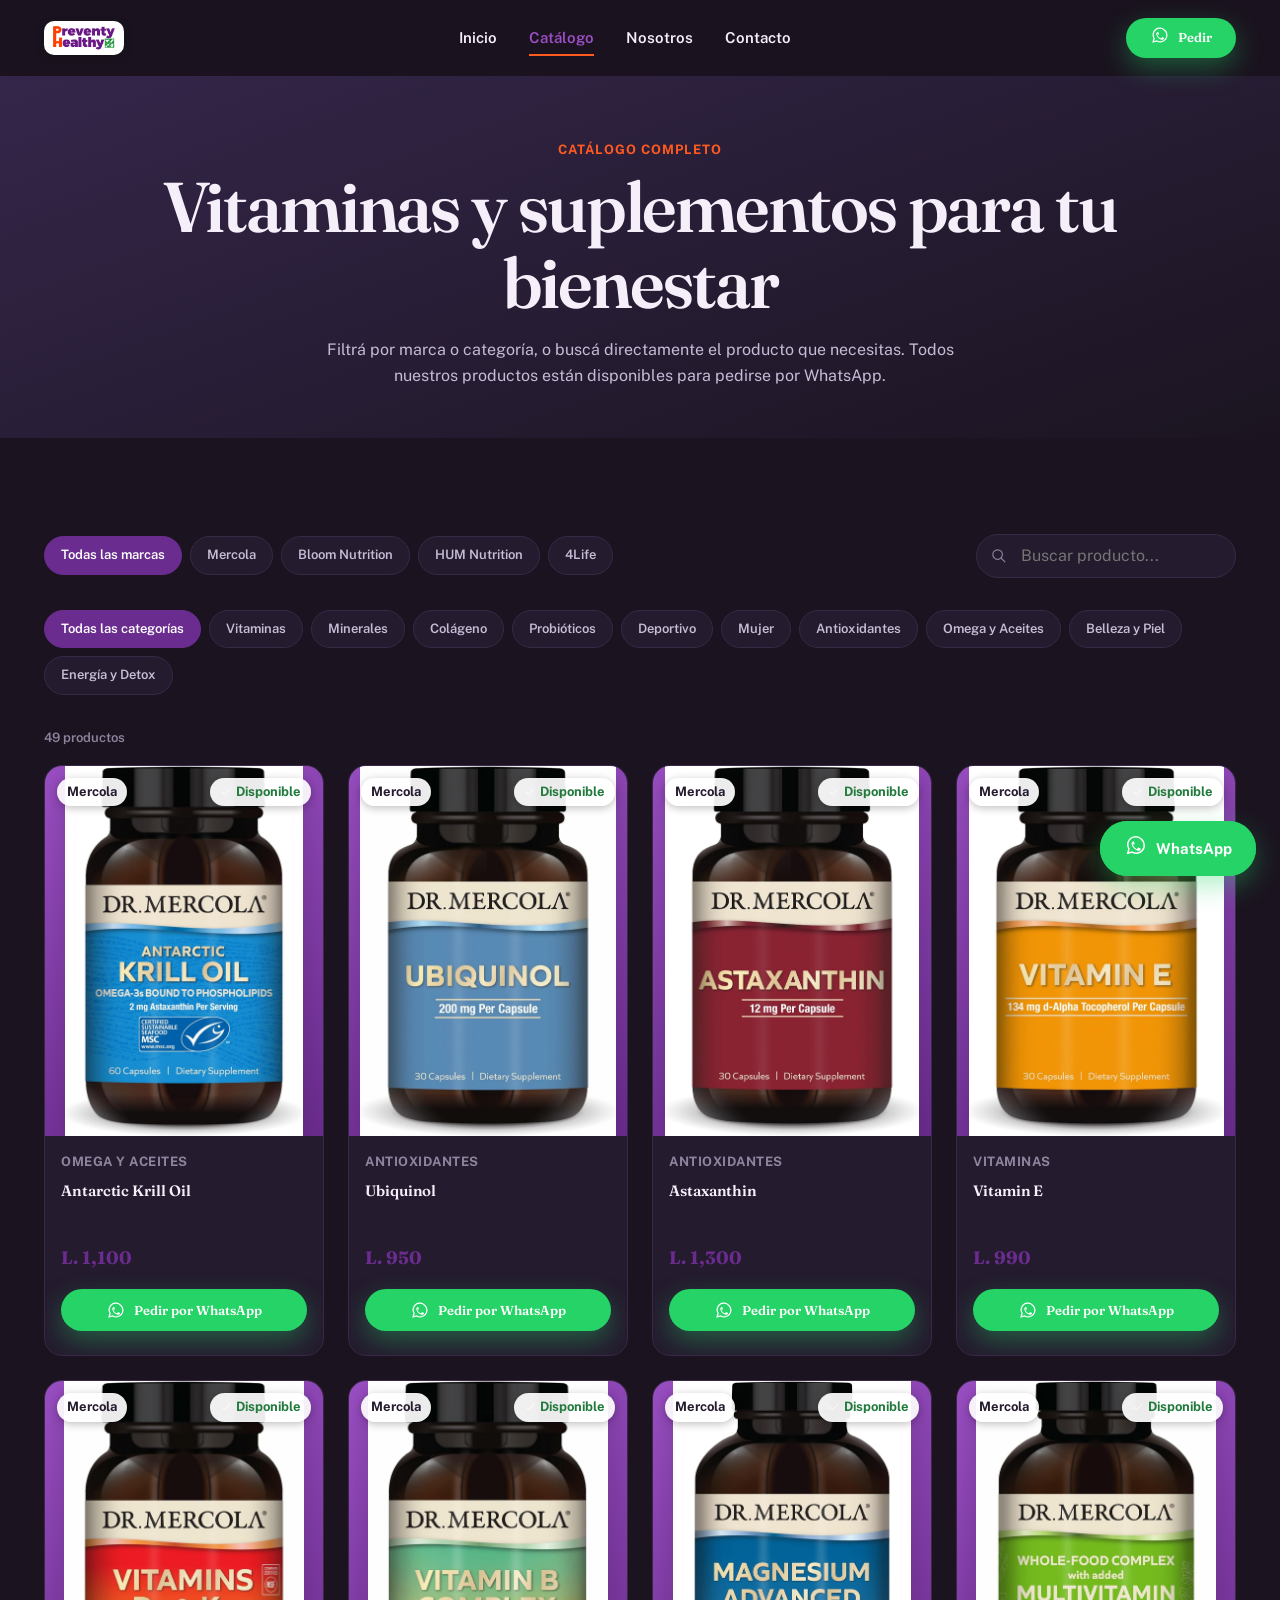
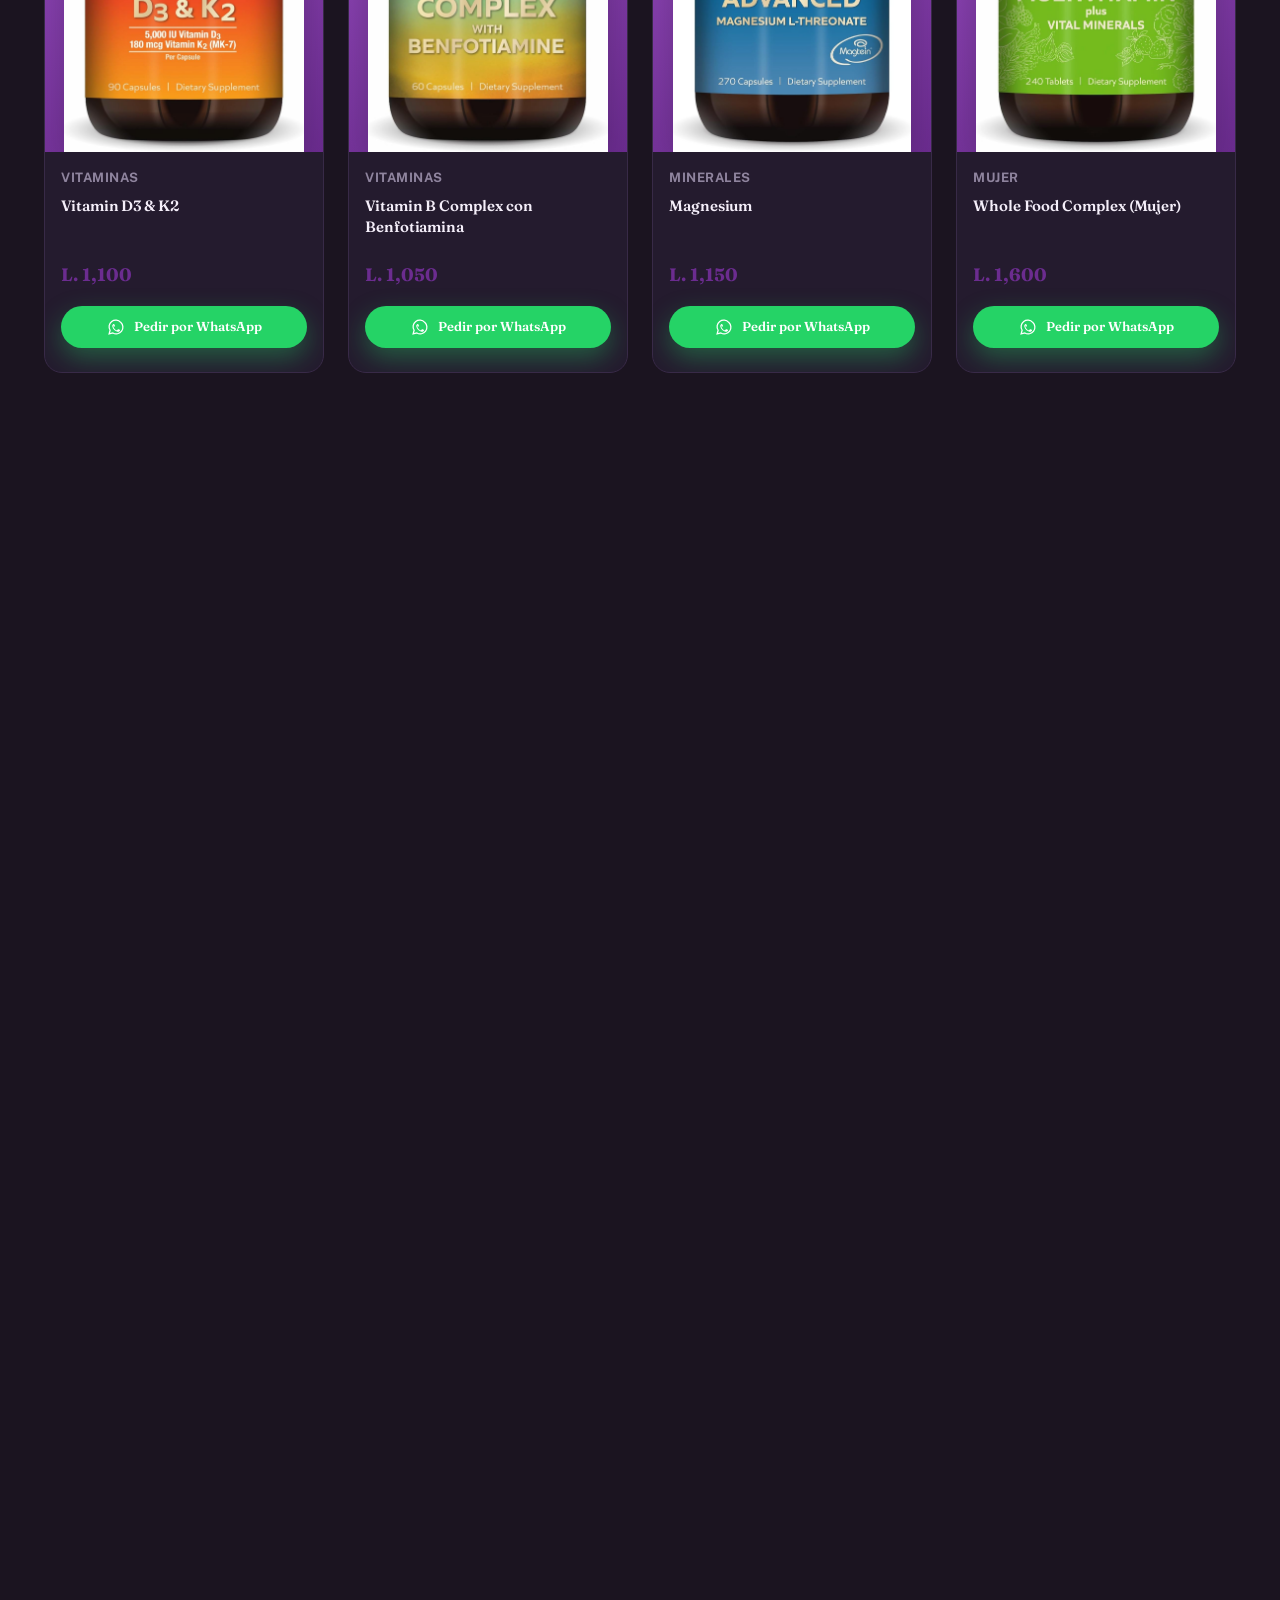
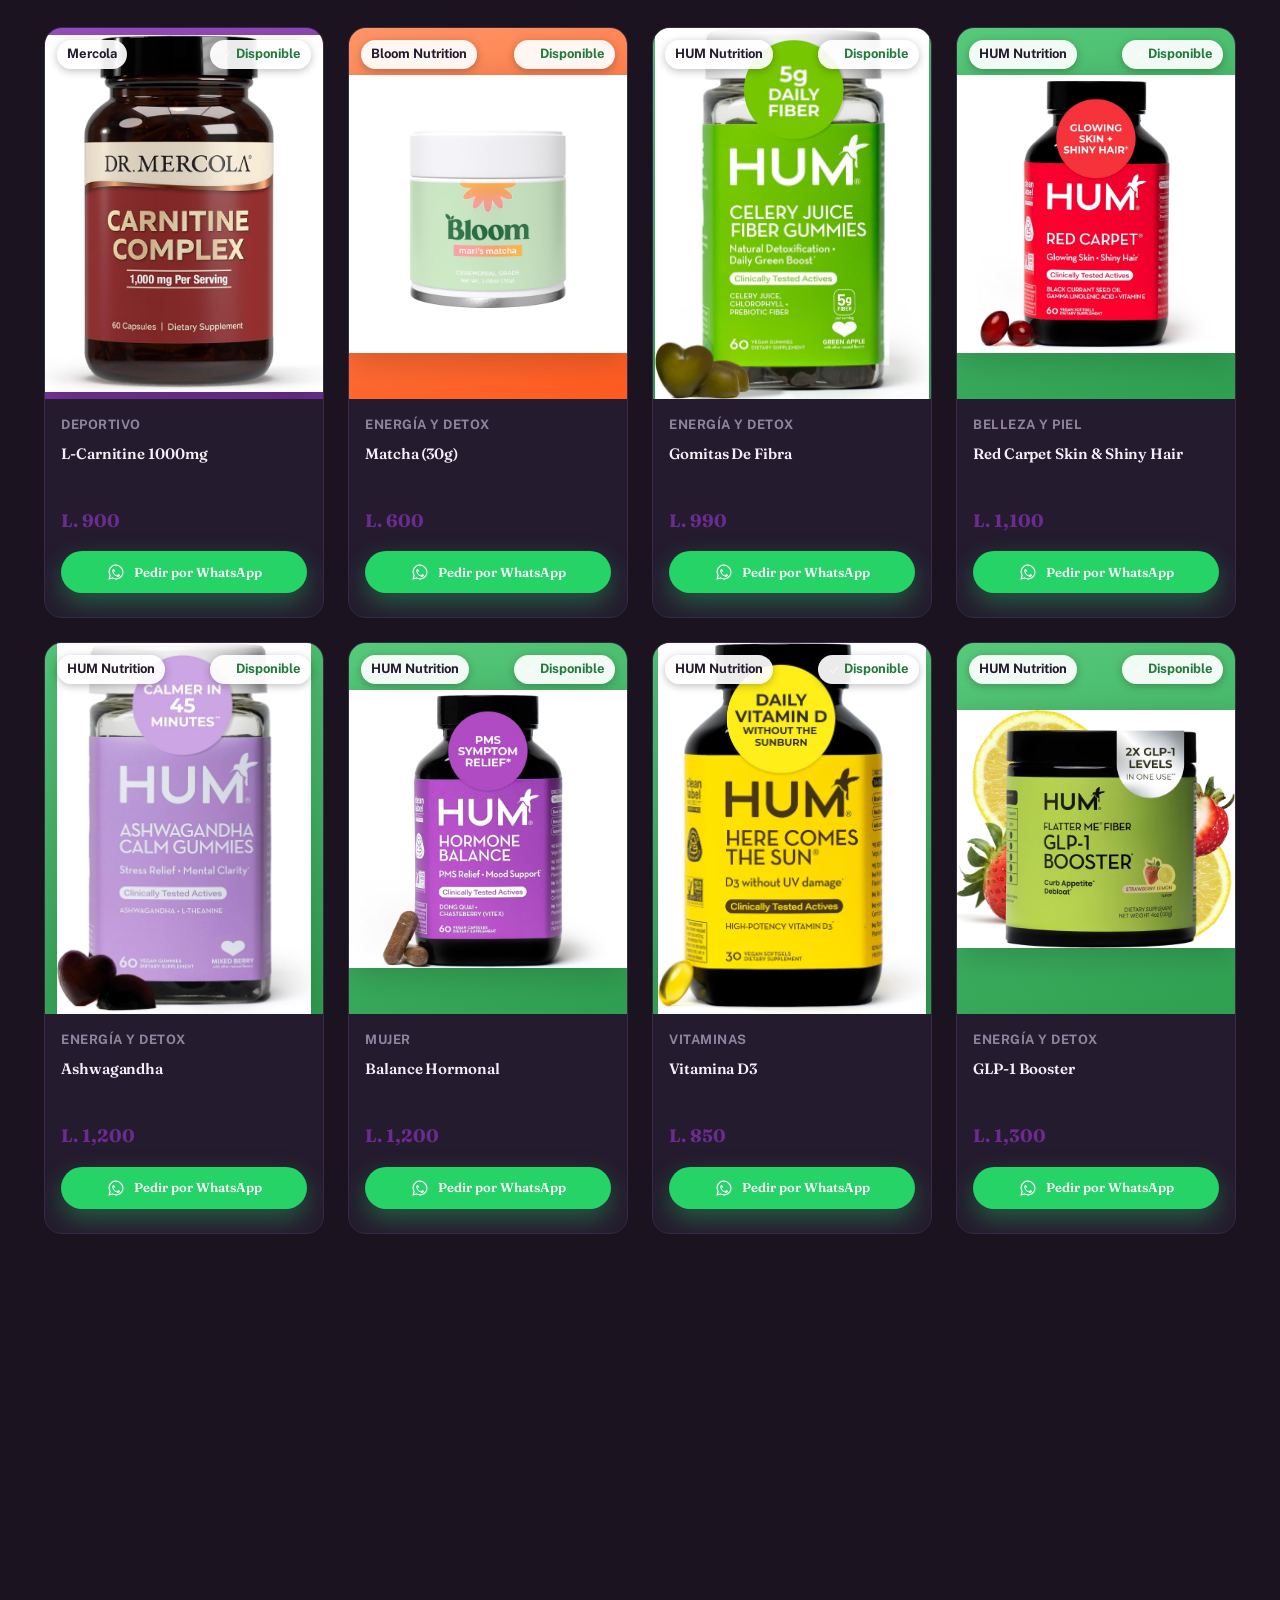
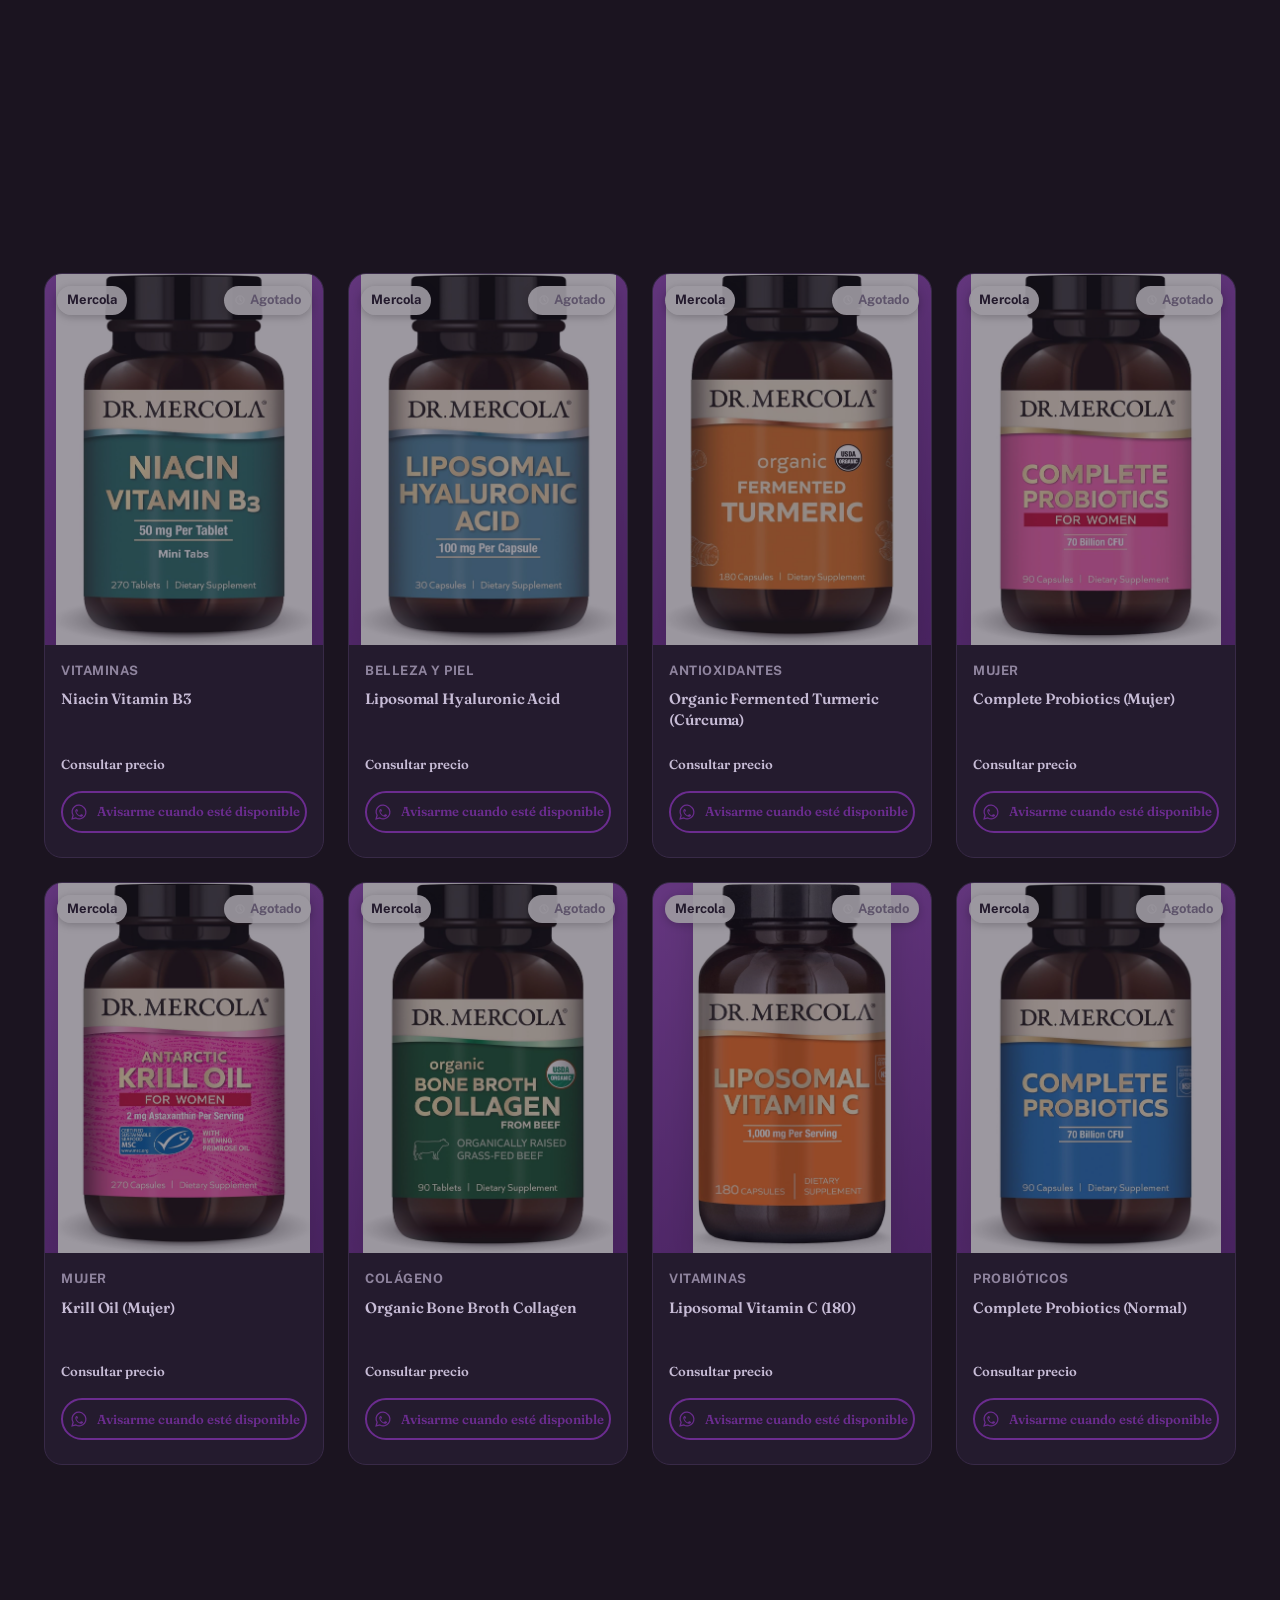
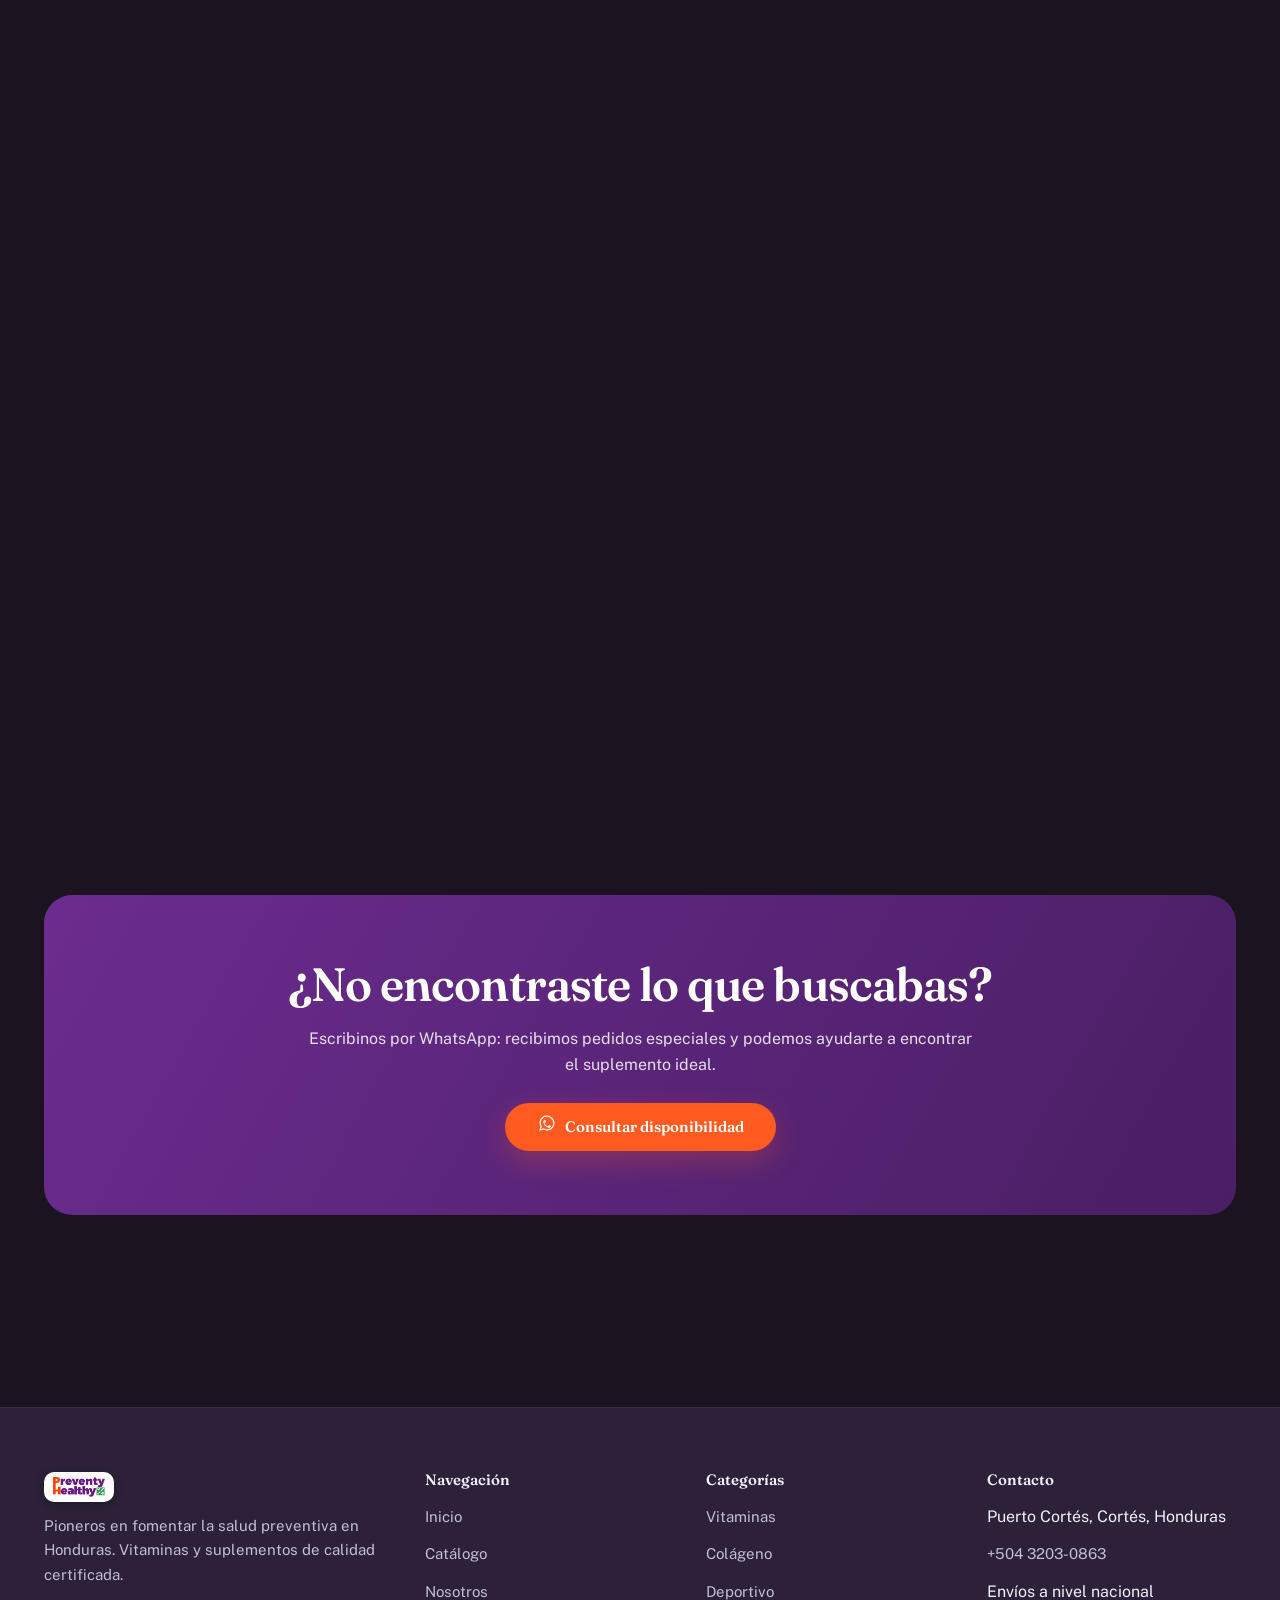
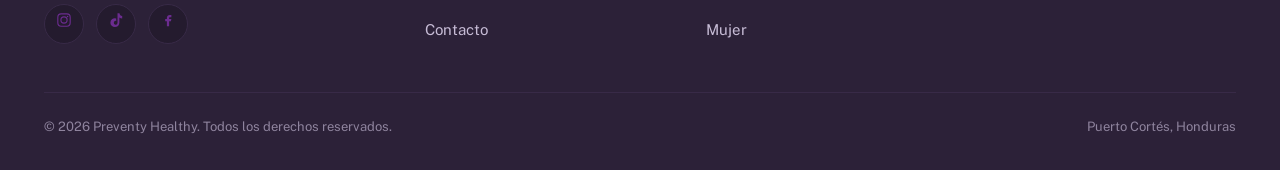
<file: productos.html>
<!doctype html>
<html lang="es-HN" data-theme="dark">
<head>
<meta charset="UTF-8">
<meta name="viewport" content="width=device-width, initial-scale=1">
<title>Catálogo de Vitaminas y Suplementos — Preventy Healthy</title>
<meta name="description" content="Explorá el catálogo completo de Preventy Healthy: vitaminas, colágeno, probióticos, deportivo y más de Mercola, Bloom Nutrition y HUM. Pedí por WhatsApp.">
<meta name="theme-color" content="#6B2C8F">
<link rel="icon" href="data:image/svg+xml,%3Csvg xmlns='http://www.w3.org/2000/svg' viewBox='0 0 32 32'%3E%3Crect width='32' height='32' rx='8' fill='%236B2C8F'/%3E%3Ctext x='16' y='23' font-family='Poppins,sans-serif' font-size='20' font-weight='700' fill='%23FF5A1F' text-anchor='middle'%3EP%3C/text%3E%3C/svg%3E">
<link rel="preconnect" href="https://fonts.googleapis.com">
<link rel="preconnect" href="https://fonts.gstatic.com" crossorigin>
<link href="https://fonts.googleapis.com/css2?family=Fraunces:ital,opsz,wght@0,9..144,400;0,9..144,500;0,9..144,600;0,9..144,700;1,9..144,500&family=Public+Sans:wght@400;500;600;700&display=swap" rel="stylesheet">
<link rel="stylesheet" href="css/style.css">
</head>
<body>
<a class="skip-link" href="#main">Saltar al contenido principal</a>

<header class="navbar">
  <div class="container">
    <a href="index.html" class="logo-mark" aria-label="Preventy Healthy — Inicio">
      <img src="img/logo.jpg" alt="Preventy Healthy">
    </a>
    <nav class="nav-links" aria-label="Principal">
      <a href="index.html">Inicio</a>
      <a href="productos.html" aria-current="page">Catálogo</a>
      <a href="nosotros.html">Nosotros</a>
      <a href="contacto.html">Contacto</a>
    </nav>
    <div class="nav-actions">
      <a class="btn btn-whatsapp btn-sm" data-wa="Hola Preventy Healthy 👋, quisiera hacer un pedido." href="#" target="_blank" rel="noopener">
        <span data-icon="whatsapp"></span> Pedir
      </a>
      <button class="nav-toggle" aria-label="Abrir menú" aria-expanded="false" aria-controls="mobile-menu">
        <span data-icon="menu"></span>
      </button>
    </div>
  </div>
</header>

<div class="mobile-menu" id="mobile-menu">
  <div class="mobile-menu__backdrop"></div>
  <div class="mobile-menu__panel">
    <button class="mobile-menu__close" aria-label="Cerrar menú"><span data-icon="close"></span></button>
    <nav class="mobile-menu__links" aria-label="Menú móvil">
      <a href="index.html">Inicio</a>
      <a href="productos.html">Catálogo</a>
      <a href="nosotros.html">Nosotros</a>
      <a href="contacto.html">Contacto</a>
    </nav>
    <a class="btn btn-whatsapp btn-block" data-wa="Hola Preventy Healthy 👋, quisiera hacer un pedido." href="#" target="_blank" rel="noopener">
      <span data-icon="whatsapp"></span> Pedir por WhatsApp
    </a>
  </div>
</div>

<main id="main">

  <section class="page-hero">
    <div class="container">
      <span class="eyebrow">Catálogo completo</span>
      <h1>Vitaminas y suplementos para tu bienestar</h1>
      <p class="text-center" style="margin-inline:auto">Filtrá por marca o categoría, o buscá directamente el producto que necesitas. Todos nuestros productos están disponibles para pedirse por WhatsApp.</p>
    </div>
  </section>

  <section class="container">
    <div class="filters-bar reveal">
      <div class="filter-group" role="group" aria-label="Filtrar por marca">
        <button class="chip is-active" data-filter-brand="todos">Todas las marcas</button>
        <button class="chip" data-filter-brand="mercola">Mercola</button>
        <button class="chip" data-filter-brand="bloom">Bloom Nutrition</button>
        <button class="chip" data-filter-brand="hum">HUM Nutrition</button>
        <button class="chip" data-filter-brand="4life">4Life</button>
      </div>
      <div class="search-field">
        <span data-icon="search"></span>
        <input type="search" id="product-search" placeholder="Buscar producto..." aria-label="Buscar producto">
      </div>
    </div>
    <div class="filter-group reveal" style="margin-bottom: var(--space-6)" role="group" aria-label="Filtrar por categoría">
      <button class="chip is-active" data-filter-category="todos">Todas las categorías</button>
      <button class="chip" data-filter-category="vitaminas">Vitaminas</button>
      <button class="chip" data-filter-category="minerales">Minerales</button>
      <button class="chip" data-filter-category="colageno">Colágeno</button>
      <button class="chip" data-filter-category="probioticos">Probióticos</button>
      <button class="chip" data-filter-category="deportivo">Deportivo</button>
      <button class="chip" data-filter-category="mujer">Mujer</button>
      <button class="chip" data-filter-category="antioxidantes">Antioxidantes</button>
      <button class="chip" data-filter-category="omega">Omega y Aceites</button>
      <button class="chip" data-filter-category="belleza">Belleza y Piel</button>
      <button class="chip" data-filter-category="energia">Energía y Detox</button>
    </div>

    <p id="result-count" style="font-size: var(--fs-xs); color: var(--color-text-muted); font-weight:600; margin-bottom: var(--space-4)"></p>

    <div class="product-grid" id="product-grid" aria-live="polite"></div>
  </section>

  <section class="container">
    <div class="cta-band reveal">
      <h2>¿No encontraste lo que buscabas?</h2>
      <p>Escribinos por WhatsApp: recibimos pedidos especiales y podemos ayudarte a encontrar el suplemento ideal.</p>
      <div class="btn-actions">
        <a class="btn btn-accent" data-wa="Hola Preventy Healthy 👋, busco un producto que no encontré en el catálogo." href="#" target="_blank" rel="noopener">
          <span data-icon="whatsapp"></span> Consultar disponibilidad
        </a>
      </div>
    </div>
  </section>

</main>

<footer class="footer">
  <div class="container">
    <div class="footer-grid">
      <div class="footer-col">
        <div class="logo-mark" style="margin-bottom: var(--space-3)">
          <img src="img/logo.jpg" alt="Preventy Healthy">
        </div>
        <p>Pioneros en fomentar la salud preventiva en Honduras. Vitaminas y suplementos de calidad certificada.</p>
        <div class="footer-social">
          <a href="https://www.instagram.com/preventyhealthy" target="_blank" rel="noopener" aria-label="Instagram"><span data-icon="instagram"></span></a>
          <a href="https://www.tiktok.com/@preventyhealthy" target="_blank" rel="noopener" aria-label="TikTok"><span data-icon="tiktok"></span></a>
          <a href="https://www.facebook.com/preventyhealthy/" target="_blank" rel="noopener" aria-label="Facebook"><span data-icon="facebook"></span></a>
        </div>
      </div>
      <div class="footer-col">
        <h4>Navegación</h4>
        <ul>
          <li><a href="index.html">Inicio</a></li>
          <li><a href="productos.html">Catálogo</a></li>
          <li><a href="nosotros.html">Nosotros</a></li>
          <li><a href="contacto.html">Contacto</a></li>
        </ul>
      </div>
      <div class="footer-col">
        <h4>Categorías</h4>
        <ul>
          <li><a href="productos.html?categoria=vitaminas">Vitaminas</a></li>
          <li><a href="productos.html?categoria=colageno">Colágeno</a></li>
          <li><a href="productos.html?categoria=deportivo">Deportivo</a></li>
          <li><a href="productos.html?categoria=mujer">Mujer</a></li>
        </ul>
      </div>
      <div class="footer-col">
        <h4>Contacto</h4>
        <ul>
          <li>Puerto Cortés, Cortés, Honduras</li>
          <li><a href="tel:+50432030863">+504 3203-0863</a></li>
          <li>Envíos a nivel nacional</li>
        </ul>
      </div>
    </div>
    <div class="footer-bottom">
      <span>© <span data-year></span> Preventy Healthy. Todos los derechos reservados.</span>
      <span>Puerto Cortés, Honduras</span>
    </div>
  </div>
</footer>

<a class="wa-float" data-wa="Hola Preventy Healthy 👋, quisiera hacer un pedido." href="#" target="_blank" rel="noopener" aria-label="Escríbenos por WhatsApp">
  <span class="wa-float__ring" aria-hidden="true"></span>
  <span data-icon="whatsapp"></span> WhatsApp
</a>

<script src="js/icons.js"></script>
<script src="js/products-data.js"></script>
<script src="js/main.js"></script>
</body>
</html>
</file>
<file: css/style.css>
/* =========================================================
   PREVENTY HEALTHY — Design System
   Salud preventiva · Puerto Cortés, Honduras
   ========================================================= */

/* ---------- Design Tokens ---------- */
:root {
  /* Brand colors (extraídos del logo) */
  --color-primary: #6B2C8F;
  --color-primary-dark: #4A1E64;
  --color-primary-light: #9B4FC4;
  --color-primary-tint: #F6EEFB;

  --color-accent: #FF5A1F;
  --color-accent-dark: #E0480F;
  --color-accent-tint: #FFF0E8;

  --color-success: #2E9E4F;
  --color-success-dark: #227A3D;
  --color-success-tint: #EAF8EE;

  --color-whatsapp: #25D366;
  --color-whatsapp-dark: #1DA851;

  --color-bg: #FCFAFD;
  --color-surface: #FFFFFF;
  --color-surface-alt: #F7F2FA;
  --color-text: #241B2E;
  --color-text-secondary: #6B6475;
  --color-text-muted: #9891A3;
  --color-border: #EAE2F1;

  /* Type: Fraunces (display editorial, con eje óptico e itálica) + Public Sans (texto) */
  --font-heading: "Fraunces", "Georgia", serif;
  --font-body: "Public Sans", "Segoe UI", sans-serif;

  --fs-xs: 0.8125rem;
  --fs-sm: 0.9375rem;
  --fs-base: 1rem;
  --fs-md: 1.125rem;
  --fs-lg: 1.375rem;
  --fs-xl: 1.75rem;
  --fs-2xl: 2.25rem;
  --fs-3xl: 3rem;
  --fs-4xl: 3.75rem;
  --fs-5xl: 4.75rem;

  /* Spacing (8pt rhythm) */
  --space-1: 4px;
  --space-2: 8px;
  --space-3: 12px;
  --space-4: 16px;
  --space-5: 24px;
  --space-6: 32px;
  --space-7: 48px;
  --space-8: 64px;
  --space-9: 96px;
  --space-10: 128px;

  /* Radius */
  --radius-sm: 10px;
  --radius-md: 18px;
  --radius-lg: 28px;
  --radius-full: 999px;

  /* Shadow (tinte violeta para cohesión de marca) */
  --shadow-sm: 0 2px 8px rgba(107, 44, 143, 0.08);
  --shadow-md: 0 8px 24px rgba(107, 44, 143, 0.12);
  --shadow-lg: 0 20px 48px rgba(107, 44, 143, 0.18);
  --shadow-accent: 0 10px 30px rgba(255, 90, 31, 0.28);
  --shadow-whatsapp: 0 10px 26px rgba(37, 211, 102, 0.35);

  /* Motion */
  --dur-fast: 150ms;
  --dur-base: 250ms;
  --dur-slow: 420ms;
  --ease-out: cubic-bezier(0.16, 1, 0.3, 1);
  --ease-spring: cubic-bezier(0.34, 1.56, 0.64, 1);
  --ease-settle: cubic-bezier(0.19, 1, 0.22, 1);

  /* Layout */
  --container-max: 1240px;
  --nav-height: 76px;

  /* Navbar (con su propio token porque debe invertirse en modo oscuro) */
  --navbar-bg: rgba(252, 250, 253, 0.96);
  --nav-active: var(--color-primary);

  color-scheme: light;
}

:root[data-theme="dark"] {
  --color-bg: #1B1420;
  --color-surface: #241B2E;
  --color-surface-alt: #2C2138;
  --color-text: #F5EFFA;
  --color-text-secondary: #C7BCD6;
  --color-text-muted: #8F849E;
  --color-border: #382A47;
  --color-primary-tint: #34264A;
  --color-accent-tint: #3A241C;
  --color-success-tint: #1E3324;
  --shadow-sm: 0 2px 8px rgba(0, 0, 0, 0.25);
  --shadow-md: 0 8px 24px rgba(0, 0, 0, 0.35);
  --shadow-lg: 0 20px 48px rgba(0, 0, 0, 0.45);
  --navbar-bg: rgba(27, 20, 32, 0.92);
  --nav-active: var(--color-primary-light);
  color-scheme: dark;
}

@media (prefers-color-scheme: dark) {
  :root:not([data-theme="light"]) {
    --color-bg: #1B1420;
    --color-surface: #241B2E;
    --color-surface-alt: #2C2138;
    --color-text: #F5EFFA;
    --color-text-secondary: #C7BCD6;
    --color-text-muted: #8F849E;
    --color-border: #382A47;
    --color-primary-tint: #34264A;
    --color-accent-tint: #3A241C;
    --color-success-tint: #1E3324;
    --shadow-sm: 0 2px 8px rgba(0, 0, 0, 0.25);
    --shadow-md: 0 8px 24px rgba(0, 0, 0, 0.35);
    --shadow-lg: 0 20px 48px rgba(0, 0, 0, 0.45);
    --navbar-bg: rgba(27, 20, 32, 0.92);
    --nav-active: var(--color-primary-light);
    color-scheme: dark;
  }
}

/* ---------- Reset ---------- */
*, *::before, *::after { box-sizing: border-box; }
html { scroll-behavior: smooth; }
@media (prefers-reduced-motion: reduce) {
  html { scroll-behavior: auto; }
  *, *::before, *::after {
    animation-duration: 0.01ms !important;
    animation-iteration-count: 1 !important;
    transition-duration: 0.01ms !important;
    scroll-behavior: auto !important;
  }
}

body {
  margin: 0;
  min-height: 100dvh;
  background: var(--color-bg);
  color: var(--color-text);
  font-family: var(--font-body);
  font-size: var(--fs-base);
  line-height: 1.6;
  -webkit-font-smoothing: antialiased;
  transition: background var(--dur-base) var(--ease-out), color var(--dur-base) var(--ease-out);
}

img { max-width: 100%; display: block; }
ul { list-style: none; margin: 0; padding: 0; }
a { color: inherit; text-decoration: none; }
button { font: inherit; cursor: pointer; }
input, select, textarea { font: inherit; }

h1, h2, h3, h4 {
  font-family: var(--font-heading);
  font-weight: 600;
  line-height: 1.08;
  margin: 0 0 var(--space-4);
  color: var(--color-text);
}
h1 { font-size: clamp(2rem, 4vw + 1.2rem, var(--fs-5xl)); letter-spacing: -0.03em; }
h2 { font-size: clamp(1.75rem, 2.4vw + 1rem, var(--fs-3xl)); letter-spacing: -0.02em; }
h3 { font-size: var(--fs-lg); letter-spacing: -0.005em; }
/* Palabra de énfasis editorial dentro de un título: itálica de la misma familia serif */
h1 .accent, h2 .accent {
  font-style: italic;
  font-weight: 500;
}
p { margin: 0 0 var(--space-4); color: var(--color-text-secondary); max-width: 68ch; line-height: 1.65; }

.container {
  width: 100%;
  max-width: var(--container-max);
  margin-inline: auto;
  padding-inline: var(--space-5);
}

section { padding-block: var(--space-9); }

/* Focus visibility (a11y) */
:focus-visible {
  outline: 3px solid var(--color-primary-light);
  outline-offset: 2px;
  border-radius: var(--radius-sm);
}

.skip-link {
  position: absolute;
  left: -9999px;
  top: auto;
  background: var(--color-primary);
  color: #fff;
  padding: var(--space-3) var(--space-5);
  border-radius: var(--radius-sm);
  z-index: 999;
}
.skip-link:focus {
  left: var(--space-4);
  top: var(--space-4);
}

.visually-hidden {
  position: absolute;
  width: 1px; height: 1px;
  overflow: hidden;
  clip: rect(0,0,0,0);
  white-space: nowrap;
}

/* ---------- Buttons ---------- */
.btn {
  position: relative;
  overflow: hidden;
  display: inline-flex;
  align-items: center;
  justify-content: center;
  gap: var(--space-2);
  min-height: 48px;
  padding: 0 var(--space-6);
  border: none;
  border-radius: var(--radius-full);
  font-family: var(--font-heading);
  font-weight: 600;
  font-size: var(--fs-sm);
  white-space: nowrap;
  transition: transform var(--dur-fast) var(--ease-spring),
              box-shadow var(--dur-base) var(--ease-out),
              background var(--dur-base) var(--ease-out);
}
.btn:active { transform: scale(0.96); }
.btn svg { width: 20px; height: 20px; flex-shrink: 0; }

/* Sweep de luz sutil sobre botones sólidos (solo se ve al interactuar) */
.btn-primary::after, .btn-accent::after, .btn-whatsapp::after {
  content: "";
  position: absolute;
  top: 0; left: -60%;
  width: 40%; height: 100%;
  background: linear-gradient(120deg, transparent, rgba(255, 255, 255, 0.35), transparent);
  transform: skewX(-20deg);
  transition: left 650ms var(--ease-settle);
  pointer-events: none;
}
.btn-primary:hover::after, .btn-accent:hover::after, .btn-whatsapp:hover::after { left: 130%; }
@media (prefers-reduced-motion: reduce) {
  .btn-primary::after, .btn-accent::after, .btn-whatsapp::after { display: none; }
}

.btn-primary {
  background: linear-gradient(135deg, var(--color-primary), var(--color-primary-dark));
  color: #fff;
  box-shadow: var(--shadow-md);
}
.btn-primary:hover { box-shadow: var(--shadow-lg); transform: translateY(-2px); }

.btn-accent {
  background: var(--color-accent);
  color: #fff;
  box-shadow: var(--shadow-accent);
}
.btn-accent:hover { background: var(--color-accent-dark); transform: translateY(-2px); }

.btn-whatsapp {
  background: var(--color-whatsapp);
  color: #fff;
  box-shadow: var(--shadow-whatsapp);
}
.btn-whatsapp:hover { background: var(--color-whatsapp-dark); transform: translateY(-2px); }

.btn-outline {
  background: transparent;
  color: var(--color-primary);
  border: 2px solid var(--color-primary);
}
.btn-outline:hover { background: var(--color-primary-tint); }

.btn-sm { min-height: 40px; padding: 0 var(--space-5); font-size: var(--fs-xs); }
.btn-block { width: 100%; }

/* ---------- Navbar ---------- */
.navbar {
  position: sticky;
  top: 0;
  z-index: 100;
  height: var(--nav-height);
  display: flex;
  align-items: center;
  background: var(--navbar-bg);
  backdrop-filter: blur(14px);
  -webkit-backdrop-filter: blur(14px);
  border-bottom: 1px solid transparent;
  transition: background var(--dur-base) var(--ease-out), border-color var(--dur-base) var(--ease-out), backdrop-filter var(--dur-base) var(--ease-out);
}
.navbar.is-scrolled {
  border-bottom-color: var(--color-border);
  box-shadow: var(--shadow-sm);
}

/* Sobre el hero oscuro de Inicio: navbar transparente con texto claro hasta que se hace scroll */
.navbar--overlay:not(.is-scrolled) {
  background: transparent;
  backdrop-filter: none;
  -webkit-backdrop-filter: none;
}
.navbar--overlay:not(.is-scrolled) .nav-links a { color: rgba(255, 255, 255, 0.88); }
.navbar--overlay:not(.is-scrolled) .nav-links a:hover,
.navbar--overlay:not(.is-scrolled) .nav-links a[aria-current="page"] { color: #fff; }
.navbar--overlay:not(.is-scrolled) .nav-toggle { color: #fff; }
.navbar--overlay:not(.is-scrolled) .nav-toggle:hover { background: rgba(255, 255, 255, 0.15); }
.navbar .container {
  display: flex;
  align-items: center;
  justify-content: space-between;
  gap: var(--space-5);
}

.logo-mark {
  display: flex;
  align-items: center;
}
.logo-mark img {
  display: block;
  height: 34px;
  width: auto;
  border-radius: var(--radius-sm);
  background: #fff;
  padding: 4px 8px;
  box-shadow: var(--shadow-sm);
}
.footer .logo-mark img { height: 30px; }

.nav-links {
  display: none;
  align-items: center;
  gap: var(--space-6);
  font-weight: 600;
  font-size: var(--fs-sm);
}
.nav-links a {
  position: relative;
  padding-block: 4px;
  color: var(--color-text);
  transition: color var(--dur-fast) var(--ease-out);
}
.nav-links a::after {
  content: "";
  position: absolute;
  left: 0; bottom: -2px;
  width: 0; height: 2px;
  background: var(--color-accent);
  transition: width var(--dur-base) var(--ease-out);
}
.nav-links a:hover, .nav-links a[aria-current="page"] { color: var(--nav-active); }
.nav-links a:hover::after, .nav-links a[aria-current="page"]::after { width: 100%; }

.nav-actions { display: flex; align-items: center; gap: var(--space-3); }

.nav-toggle {
  display: inline-flex;
  align-items: center;
  justify-content: center;
  width: 44px; height: 44px;
  background: none; border: none;
  border-radius: var(--radius-sm);
  color: var(--color-primary);
}
.nav-toggle:hover { background: var(--color-primary-tint); }
.nav-toggle svg { width: 26px; height: 26px; }

.mobile-menu {
  position: fixed;
  inset: 0;
  z-index: 200;
  visibility: hidden;
  pointer-events: none;
}
.mobile-menu.is-open { visibility: visible; pointer-events: auto; }
.mobile-menu__backdrop {
  position: absolute; inset: 0;
  background: rgba(27, 20, 32, 0.55);
  opacity: 0;
  transition: opacity var(--dur-base) var(--ease-out);
}
.mobile-menu.is-open .mobile-menu__backdrop { opacity: 1; }
.mobile-menu__panel {
  position: absolute;
  top: 0; right: 0;
  height: 100%;
  width: min(85vw, 360px);
  background: var(--color-surface);
  padding: var(--space-6) var(--space-5);
  display: flex;
  flex-direction: column;
  gap: var(--space-6);
  transform: translateX(100%);
  transition: transform var(--dur-slow) var(--ease-out);
  box-shadow: var(--shadow-lg);
}
.mobile-menu.is-open .mobile-menu__panel,
.mobile-menu__panel.is-open { transform: translateX(0); }
.mobile-menu__close {
  align-self: flex-end;
  width: 44px; height: 44px;
  display: inline-flex; align-items: center; justify-content: center;
  background: var(--color-surface-alt);
  border: none; border-radius: var(--radius-full);
  color: var(--color-primary);
}
.mobile-menu__close svg { width: 22px; height: 22px; }
.mobile-menu__links { display: flex; flex-direction: column; gap: var(--space-2); }
.mobile-menu__links a {
  display: block;
  padding: var(--space-3) var(--space-3);
  font-family: var(--font-heading);
  font-weight: 600;
  font-size: var(--fs-md);
  border-radius: var(--radius-sm);
}
.mobile-menu__links a:hover { background: var(--color-primary-tint); color: var(--color-primary); }

@media (min-width: 768px) {
  .nav-links { display: flex; }
  .nav-toggle { display: none; }
}

/* ---------- Hero (scroll-driven reveal) ---------- */
.scroll-hero {
  position: relative;
  height: calc(var(--scroll-distance, 1500px) + 100vh);
}
.scroll-hero__pin {
  position: sticky;
  top: 0;
  height: 100vh;
  overflow: hidden;
  background: #1B1420;
}
/* Solo la imagen y el scrim se recortan con el scroll — el texto queda fuera de este contenedor */
.scroll-hero__clip {
  position: absolute;
  inset: 0;
  will-change: clip-path;
}
.scroll-hero__bg {
  position: absolute;
  inset: 0;
  background-image: url("../img/portada.png");
  background-position: center;
  background-repeat: no-repeat;
  /* "contain" a propósito: es un gráfico diseñado de borde a borde (texto,
     ilustraciones, logo incluido), no una foto con margen para recortar. */
  background-size: contain;
  /* Zoom lento y continuo (ken burns), independiente del scroll-jack, para
     que el hero se sienta vivo incluso antes de que el usuario haga scroll. */
  animation: heroKenBurns 20s ease-in-out infinite alternate;
}
@keyframes heroKenBurns {
  0% { transform: scale(1); }
  100% { transform: scale(1.06); }
}
.scroll-hero__scrim {
  position: absolute;
  inset: 0;
  background: linear-gradient(180deg, rgba(20, 14, 26, 0.02) 0%, rgba(20, 14, 26, 0.1) 60%, rgba(20, 14, 26, 0.32) 100%);
}

/* Orbes ambientales: se asoman por fuera del recorte de la foto (que arranca
   como un marco centrado, no a pantalla completa) y le dan profundidad de
   color a la marca antes de que el scroll expanda la imagen. */
.scroll-hero__orbs {
  position: absolute;
  inset: 0;
  overflow: hidden;
  pointer-events: none;
}
.scroll-hero__orb {
  position: absolute;
  border-radius: 50%;
  filter: blur(70px);
  opacity: 0.4;
  animation: heroOrbDrift 18s ease-in-out infinite alternate;
}
.scroll-hero__orb--1 { width: 380px; height: 380px; top: -100px; left: -80px; background: var(--color-primary-light); }
.scroll-hero__orb--2 { width: 320px; height: 320px; bottom: -110px; right: 4%; background: var(--color-accent); animation-duration: 23s; animation-delay: -6s; }
.scroll-hero__orb--3 { width: 240px; height: 240px; top: 32%; right: 18%; background: var(--color-success); animation-duration: 20s; animation-delay: -11s; }
@keyframes heroOrbDrift {
  0% { transform: translate(0, 0) scale(1); }
  100% { transform: translate(36px, -28px) scale(1.15); }
}

/* Brillo que sigue el cursor (solo desktop con hover), mismo lenguaje visual
   que el spotlight de .glow-card usado en el resto del sitio. */
.scroll-hero__glow {
  position: absolute;
  inset: 0;
  pointer-events: none;
  opacity: 0;
  transition: opacity var(--dur-base) var(--ease-out);
  background: radial-gradient(480px circle at var(--x, 50%) var(--y, 50%), rgba(255, 255, 255, 0.16), transparent 70%);
}
.scroll-hero__pin:hover .scroll-hero__glow { opacity: 1; }
.scroll-hero__content {
  position: relative;
  z-index: 1;
  height: 100%;
  display: flex;
  flex-direction: column;
  justify-content: flex-end;
  padding-bottom: var(--space-9);
  /* El velo cubre casi todo el bloque de texto (no solo el borde inferior):
     el fondo es un collage claro y el texto necesita esa base oscura además
     de los text-shadow para mantenerse legible en cualquier punto del scroll. */
  background: linear-gradient(180deg, transparent 0%, rgba(10, 7, 14, 0.1) 20%, rgba(10, 7, 14, 0.58) 55%, rgba(10, 7, 14, 0.86) 100%);
}
/* Estado inicial: oculto hasta que el JS calcule la aparición en cascada según el scroll */
.scroll-hero__content > * {
  opacity: 0;
  transform: translateY(18px);
}
@media (prefers-reduced-motion: reduce) {
  .scroll-hero__content > * { opacity: 1; transform: none; }
}
.scroll-hero__content .hero-eyebrow {
  display: inline-flex;
  align-items: center;
  gap: var(--space-2);
  padding: var(--space-2) var(--space-4);
  background: rgba(255, 255, 255, 0.14);
  backdrop-filter: blur(8px);
  -webkit-backdrop-filter: blur(8px);
  color: #fff;
  border-radius: var(--radius-full);
  font-weight: 700;
  font-size: var(--fs-xs);
  letter-spacing: 0.03em;
  text-transform: uppercase;
  width: fit-content;
}
.scroll-hero__content .hero-eyebrow svg { width: 16px; height: 16px; }
.scroll-hero__content h1 {
  margin-top: var(--space-3);
  color: #fff;
  font-size: clamp(1.75rem, 4vw + 1rem, var(--fs-5xl));
  text-shadow: 0 2px 16px rgba(0, 0, 0, 0.55), 0 1px 4px rgba(0, 0, 0, 0.7);
}
.scroll-hero__content h1 .accent { color: var(--color-accent); }
.scroll-hero__content .hero-lead {
  font-size: var(--fs-md);
  max-width: 52ch;
  font-weight: 500;
  color: #fff;
  text-shadow: 0 2px 14px rgba(0, 0, 0, 0.85), 0 1px 3px rgba(0, 0, 0, 0.9);
}

.scroll-hero__content .hero-actions { display: flex; flex-wrap: wrap; gap: var(--space-4); margin-top: var(--space-5); }
.scroll-hero__content .btn-outline { color: #fff; border-color: rgba(255, 255, 255, 0.75); backdrop-filter: blur(6px); -webkit-backdrop-filter: blur(6px); }
.scroll-hero__content .btn-outline:hover { background: rgba(255, 255, 255, 0.16); }
.scroll-hero__content .hero-stats {
  display: flex;
  gap: var(--space-7);
  margin-top: var(--space-7);
  flex-wrap: wrap;
}
.scroll-hero__content .hero-stat strong {
  display: block;
  font-family: var(--font-heading);
  font-size: var(--fs-2xl);
  color: #fff;
  text-shadow: 0 2px 10px rgba(0, 0, 0, 0.6);
}
.scroll-hero__content .hero-stat span { font-size: var(--fs-xs); color: rgba(255, 255, 255, 0.85); text-shadow: 0 1px 6px rgba(0, 0, 0, 0.6); }

/* Pista de scroll: invita a interactuar con el hero, y se desvanece apenas
   el usuario empieza a hacer scroll (opacidad controlada desde el JS). */
.scroll-hero__scrollcue {
  position: absolute;
  left: 50%;
  bottom: var(--space-6);
  transform: translateX(-50%);
  display: flex;
  flex-direction: column;
  align-items: center;
  gap: 6px;
  color: rgba(255, 255, 255, 0.85);
  font-size: 11px;
  font-weight: 700;
  letter-spacing: 0.06em;
  text-transform: uppercase;
  text-shadow: 0 1px 6px rgba(0, 0, 0, 0.65);
  pointer-events: none;
}
.scroll-hero__scrollcue-icon {
  width: 18px; height: 18px;
  transform: rotate(90deg);
  animation: heroScrollBounce 1.6s ease-in-out infinite;
}
@keyframes heroScrollBounce {
  0%, 100% { transform: rotate(90deg) translateY(0); }
  50% { transform: rotate(90deg) translateY(6px); }
}

/* Compactar el hero en pantallas angostas para que todo el texto quepa en 100vh sin recortarse */
@media (max-width: 640px) {
  /* En vertical, "contain" dejaría la imagen como una franja delgada con enormes
     barras vacías arriba/abajo. "cover" recorta solo los bordes decorativos y
     conserva a la persona + el texto central, que es lo importante. */
  .scroll-hero__bg { background-size: cover; }
  .scroll-hero__content { padding-bottom: var(--space-5); }
  .scroll-hero__content .hero-eyebrow { padding: 5px var(--space-3); font-size: 10px; }
  .scroll-hero__content h1 { margin-top: var(--space-2); }
  .scroll-hero__content .hero-lead { font-size: var(--fs-sm); margin-bottom: var(--space-2); }
  .scroll-hero__content .hero-actions { margin-top: var(--space-2); gap: var(--space-2); }
  .scroll-hero__content .hero-stats { margin-top: var(--space-3); gap: var(--space-5); }
  .scroll-hero__content .hero-stat strong { font-size: var(--fs-lg); }
}
/* Viewports bajos (landscape, phones pequeños): compactar aún más */
@media (max-height: 700px) {
  .scroll-hero__content { padding-bottom: var(--space-4); }
  .scroll-hero__content .hero-eyebrow { padding: 4px var(--space-2); font-size: 10px; }
  .scroll-hero__content h1 { margin-top: var(--space-1); font-size: clamp(1.5rem, 4vw + 0.8rem, var(--fs-4xl)); }
  .scroll-hero__content .hero-lead { font-size: var(--fs-sm); margin-bottom: var(--space-2); }
  .scroll-hero__content .hero-actions { margin-top: var(--space-2); gap: var(--space-2); }
  .scroll-hero__content .hero-actions .btn { min-height: 40px; padding: 0 var(--space-4); font-size: 13px; }
  .scroll-hero__content .hero-stats { margin-top: var(--space-2); gap: var(--space-4); }
  .scroll-hero__content .hero-stat strong { font-size: var(--fs-md); }
  .scroll-hero__content .hero-stat span { font-size: 10px; }
}

@media (max-width: 640px) {
  .scroll-hero__scrollcue { display: none; }
}

@media (hover: none) {
  .scroll-hero__glow { display: none; }
}

@media (prefers-reduced-motion: reduce) {
  .scroll-hero { height: auto; }
  .scroll-hero__pin { position: relative; height: 80vh; }
  .scroll-hero__clip { clip-path: none !important; }
  .scroll-hero__bg { background-size: contain !important; animation: none; }
  .scroll-hero__orb { animation: none; }
  .scroll-hero__scrollcue-icon { animation: none; }
}

/* ---------- Reveal animations ---------- */
.reveal {
  opacity: 0;
  transform: translateY(22px);
  filter: blur(6px);
  transition: opacity 700ms var(--ease-settle), transform 700ms var(--ease-settle), filter 700ms var(--ease-settle);
}
.reveal.is-visible { opacity: 1; transform: translateY(0); filter: blur(0); }
.reveal-stagger > * {
  opacity: 0;
  transform: translateY(16px);
  transition: opacity 600ms var(--ease-settle), transform 600ms var(--ease-settle);
}
.reveal-stagger.is-visible > * { opacity: 1; transform: translateY(0); }
@media (prefers-reduced-motion: reduce) {
  .reveal, .reveal-stagger > * { opacity: 1; transform: none; filter: none; }
}

/* ---------- Cursor-tracked glow (spotlight) ---------- */
.glow-card { position: relative; overflow: hidden; }
.glow-card::after {
  content: "";
  position: absolute;
  inset: 0;
  background: radial-gradient(260px circle at var(--x, 50%) var(--y, 50%), rgba(107, 44, 143, 0.10), transparent 70%);
  opacity: 0;
  transition: opacity 400ms var(--ease-out);
  pointer-events: none;
}
.glow-card:hover::after { opacity: 1; }
.glow-card--on-color::after {
  background: radial-gradient(280px circle at var(--x, 50%) var(--y, 50%), rgba(255, 255, 255, 0.28), transparent 70%);
}
@media (prefers-reduced-motion: reduce), (hover: none) {
  .glow-card::after { display: none; }
}

/* ---------- Section heading ---------- */
.section-head { max-width: 640px; margin-bottom: var(--space-8); }
.section-head.center { margin-inline: auto; text-align: center; }
.section-head.center .section-head__top { justify-content: center; }
.section-head__top {
  display: flex;
  align-items: baseline;
  gap: var(--space-3);
  margin-bottom: var(--space-3);
}
/* Numeral editorial decorativo: le da ritmo de "capítulos" a las secciones sin agregar más UI */
.section-number {
  font-family: var(--font-heading);
  font-style: italic;
  font-weight: 400;
  font-size: clamp(2rem, 4vw, 2.75rem);
  line-height: 1;
  color: var(--color-primary);
  opacity: 0.18;
}
.eyebrow {
  display: inline-block;
  color: var(--color-accent);
  font-weight: 700;
  font-size: var(--fs-xs);
  letter-spacing: 0.08em;
  text-transform: uppercase;
}

/* ---------- Category grid ---------- */
.category-grid {
  display: grid;
  grid-template-columns: repeat(2, 1fr);
  gap: var(--space-4);
}
.category-card {
  background: var(--color-surface);
  border: 1px solid var(--color-border);
  border-radius: var(--radius-md);
  padding: var(--space-5);
  display: flex;
  flex-direction: column;
  gap: var(--space-3);
  transition: transform var(--dur-base) var(--ease-spring), box-shadow var(--dur-base) var(--ease-out), border-color var(--dur-base);
}
.category-card:hover { transform: translateY(-6px); box-shadow: var(--shadow-md); border-color: transparent; }
.category-card__icon {
  width: 52px; height: 52px;
  border-radius: var(--radius-sm);
  display: flex; align-items: center; justify-content: center;
  background: var(--color-primary-tint);
  color: var(--color-primary);
  transition: transform var(--dur-base) var(--ease-spring);
}
.category-card:hover .category-card__icon { transform: scale(1.08) rotate(-4deg); }
.category-card__icon svg { width: 26px; height: 26px; }
.category-card h3 { margin: 0; font-size: var(--fs-md); }
.category-card p { margin: 0; font-size: var(--fs-sm); }
.category-card__count { font-size: var(--fs-xs); color: var(--color-text-muted); font-weight: 600; }

@media (min-width: 640px) {
  .category-grid { grid-template-columns: repeat(3, 1fr); }
}
@media (min-width: 1024px) {
  .category-grid { grid-template-columns: repeat(5, 1fr); }
}
/* En pantallas chicas la grilla de categorías es un acceso rápido, no una lectura:
   se oculta la descripción y se compacta para escanear con el pulgar en dos columnas */
@media (max-width: 480px) {
  .category-grid { gap: var(--space-3); }
  .category-card { padding: var(--space-4); gap: var(--space-2); }
  .category-card p { display: none; }
  .category-card h3 { font-size: var(--fs-sm); }
  .category-card__icon { width: 40px; height: 40px; }
  .category-card__icon svg { width: 20px; height: 20px; }
}

/* ---------- Brand strip ---------- */
.brand-grid {
  display: grid;
  gap: var(--space-5);
}
.brand-card {
  position: relative;
  overflow: hidden;
  border-radius: var(--radius-lg);
  padding: var(--space-7) var(--space-6);
  color: #fff;
  display: flex;
  flex-direction: column;
  gap: var(--space-3);
  min-height: 220px;
  justify-content: flex-end;
  transition: transform var(--dur-base) var(--ease-spring);
}
.brand-card:hover { transform: translateY(-6px); }
.brand-card::before {
  content: "";
  position: absolute; inset: 0;
  opacity: 0.9;
  z-index: 0;
}
.brand-card > * { position: relative; z-index: 1; }
.brand-card--mercola::before { background: linear-gradient(135deg, var(--color-primary), var(--color-primary-dark)); }
.brand-card--bloom::before { background: linear-gradient(135deg, var(--color-accent), var(--color-accent-dark)); }
.brand-card--hum::before { background: linear-gradient(135deg, var(--color-success), var(--color-success-dark)); }
.brand-card h3 { color: #fff; font-size: var(--fs-xl); margin: 0; }
.brand-card p { color: rgba(255,255,255,0.85); margin: 0; }
.brand-card__link {
  display: inline-flex; align-items: center; gap: var(--space-2);
  font-weight: 700; font-size: var(--fs-sm);
  margin-top: var(--space-2);
}
.brand-card__link svg { width: 18px; height: 18px; transition: transform var(--dur-fast) var(--ease-out); }
.brand-card:hover .brand-card__link svg { transform: translateX(4px); }

@media (min-width: 760px) {
  .brand-grid { grid-template-columns: repeat(3, 1fr); }
}

/* ---------- Product grid & cards ---------- */
.filters-bar {
  display: flex;
  flex-wrap: wrap;
  gap: var(--space-3);
  margin-bottom: var(--space-6);
}
.filter-group { display: flex; flex-wrap: wrap; gap: var(--space-2); }
.chip {
  padding: var(--space-2) var(--space-4);
  border-radius: var(--radius-full);
  border: 1.5px solid var(--color-border);
  background: var(--color-surface);
  font-size: var(--fs-xs);
  font-weight: 600;
  color: var(--color-text-secondary);
  transition: all var(--dur-fast) var(--ease-out);
}
.chip:hover { border-color: var(--color-primary-light); color: var(--color-primary); }
.chip.is-active {
  background: var(--color-primary);
  border-color: var(--color-primary);
  color: #fff;
}

.search-field {
  position: relative;
  margin-left: auto;
  width: 100%;
}
.search-field input {
  width: 100%;
  min-height: 44px;
  padding: 0 var(--space-4) 0 44px;
  border-radius: var(--radius-full);
  border: 1.5px solid var(--color-border);
  background: var(--color-surface);
  color: var(--color-text);
}
.search-field input:focus { border-color: var(--color-primary-light); }
.search-field svg {
  position: absolute; left: 14px; top: 50%; transform: translateY(-50%);
  width: 18px; height: 18px; color: var(--color-text-muted);
}

@media (min-width: 700px) {
  .filters-bar { align-items: center; }
  .search-field { width: 260px; }
}

/* En móvil, los chips de categoría (11 en total) se vuelven una tira de scroll
   horizontal en vez de envolver en 4-5 líneas antes de ver un solo producto */
@media (max-width: 640px) {
  .filter-group {
    flex-wrap: nowrap;
    overflow-x: auto;
    scroll-snap-type: x proximity;
    -webkit-overflow-scrolling: touch;
    margin-inline: calc(var(--space-5) * -1);
    padding-inline: var(--space-5);
    padding-bottom: var(--space-2);
    scrollbar-width: none;
  }
  .filter-group::-webkit-scrollbar { display: none; }
  .chip { flex-shrink: 0; scroll-snap-align: start; }
}

.product-grid {
  display: grid;
  grid-template-columns: repeat(auto-fill, minmax(230px, 1fr));
  gap: var(--space-5);
}
.product-card {
  background: var(--color-surface);
  border: 1px solid var(--color-border);
  border-radius: var(--radius-md);
  overflow: hidden;
  display: flex;
  flex-direction: column;
  transition: transform var(--dur-base) var(--ease-spring), box-shadow var(--dur-base) var(--ease-out);
}
.product-card:hover { transform: translateY(-6px); box-shadow: var(--shadow-md); }

.product-card__media {
  /* La mayoría de las fotos reales son botellas altas (ratio ~0.65-0.75);
     una caja más vertical + object-fit:contain evita recortar el producto. */
  aspect-ratio: 3 / 4;
  display: flex; align-items: center; justify-content: center;
  position: relative;
  overflow: hidden;
  padding: var(--space-4);
}
.product-card__media svg {
  width: 38%; height: 38%;
  color: #fff;
  filter: drop-shadow(0 6px 14px rgba(0,0,0,0.12));
  transition: transform var(--dur-slow) var(--ease-spring);
}
.product-card:hover .product-card__media svg { transform: scale(1.08) rotate(-3deg); }
.product-card__media img {
  position: absolute;
  inset: 0;
  z-index: 1;
  width: 100%;
  height: 100%;
  object-fit: contain;
  filter: drop-shadow(0 8px 16px rgba(0, 0, 0, 0.18));
  transition: transform var(--dur-slow) var(--ease-spring);
}
.product-card:hover .product-card__media img { transform: scale(1.05); }

.product-card__media.bg-mercola { background: linear-gradient(160deg, var(--color-primary-light), var(--color-primary)); }
.product-card__media.bg-bloom { background: linear-gradient(160deg, #FF9466, var(--color-accent)); }
.product-card__media.bg-hum { background: linear-gradient(160deg, #57C97A, var(--color-success)); }
.product-card__media.bg-4life { background: linear-gradient(160deg, var(--color-primary-light), var(--color-primary-dark)); }

.product-card__badge {
  position: absolute; top: var(--space-3); left: var(--space-3);
  z-index: 2;
  background: rgba(255,255,255,0.92);
  /* Color fijo (no var(--color-text)): este chip siempre tiene fondo blanco,
     sin importar el tema del sitio, así que el texto debe quedarse oscuro
     también en modo oscuro (donde --color-text se vuelve casi blanco). */
  color: #241B2E;
  font-size: var(--fs-xs); font-weight: 700;
  padding: 4px 10px; border-radius: var(--radius-full);
  box-shadow: var(--shadow-sm);
}
.product-card__stock {
  position: absolute; top: var(--space-3); right: var(--space-3);
  z-index: 2;
  display: inline-flex; align-items: center; gap: 4px;
  background: rgba(255,255,255,0.92);
  color: var(--color-success-dark);
  font-size: var(--fs-xs); font-weight: 700;
  padding: 4px 10px; border-radius: var(--radius-full);
  box-shadow: var(--shadow-sm);
}
.product-card__stock svg { width: 12px; height: 12px; }
.product-card__stock.is-out { color: var(--color-text-muted); }

/* Tarjetas agotadas: se muestran (no se ocultan) pero atenuadas, para que el
   producto se siga encontrando por búsqueda/categoría sin competir visualmente
   con lo disponible. */
.product-card.is-out .product-card__media { opacity: 0.55; }
.product-card.is-out .product-card__name { color: var(--color-text-secondary); }

.product-card__body {
  padding: var(--space-4) var(--space-4) var(--space-5);
  display: flex;
  flex-direction: column;
  gap: var(--space-2);
  flex: 1;
}
.product-card__brand {
  font-size: var(--fs-xs);
  font-weight: 700;
  color: var(--color-text-muted);
  text-transform: uppercase;
  letter-spacing: 0.04em;
}
.product-card__name {
  font-family: var(--font-heading);
  font-weight: 600;
  font-size: var(--fs-sm);
  color: var(--color-text);
  line-height: 1.35;
  min-height: 2.6em;
}
.product-card__price {
  font-family: var(--font-heading);
  font-weight: 700;
  font-size: var(--fs-md);
  color: var(--color-primary);
  margin-top: auto;
}
.product-card__price.is-query { font-size: var(--fs-xs); color: var(--color-text-secondary); font-weight: 600; }
.product-card__cta {
  margin-top: var(--space-2);
  width: 100%;
  min-height: 42px;
  font-size: var(--fs-xs);
}

/* Catálogo denso de 2 columnas en móvil: 39+ productos en tarjetas de una sola
   columna significan mucho scroll; se compactan para navegar más rápido */
@media (max-width: 640px) {
  .product-grid { grid-template-columns: repeat(2, 1fr); gap: var(--space-3); }
  .product-card__body { padding: var(--space-3) var(--space-3) var(--space-4); gap: var(--space-1); }
  .product-card__name { font-size: var(--fs-xs); min-height: 2.4em; }
  .product-card__price { font-size: var(--fs-sm); }
  .product-card__brand { font-size: 10px; }
  .product-card__badge, .product-card__stock { font-size: 9px; padding: 3px 7px; }
  /* En tarjetas angostas (2 columnas), "Mercola"/"Bloom Nutrition" y "Disponible"
     no caben lado a lado sin chocar: se separan en esquinas opuestas. */
  .product-card__badge { max-width: calc(100% - 24px); overflow: hidden; text-overflow: ellipsis; white-space: nowrap; }
  .product-card__stock { top: auto; left: var(--space-3); right: auto; bottom: var(--space-3); }
  /* El texto del botón no cabe en una sola línea a este ancho: se permite
     que envuelva en vez de recortarse fuera de la tarjeta. */
  .product-card__cta {
    min-height: 40px;
    height: auto;
    font-size: 10.5px;
    line-height: 1.2;
    padding: var(--space-1) var(--space-2);
    white-space: normal;
    text-align: center;
  }
  .product-card__media svg { width: 32%; height: 32%; }
}

.empty-state {
  grid-column: 1 / -1;
  text-align: center;
  padding: var(--space-8) var(--space-4);
  color: var(--color-text-secondary);
}
.empty-state svg { width: 48px; height: 48px; color: var(--color-text-muted); margin-bottom: var(--space-3); }

/* ---------- Testimonials ---------- */
.testimonial-grid {
  display: grid;
  gap: var(--space-5);
}
.testimonial-card {
  background: var(--color-surface);
  border-radius: var(--radius-md);
  padding: var(--space-6);
  border: 1px solid var(--color-border);
}
.testimonial-card__stars { color: var(--color-accent); display: flex; gap: 2px; margin-bottom: var(--space-3); }
.testimonial-card__stars svg {
  width: 16px; height: 16px;
  opacity: 0;
  transform: scale(0.4);
  transition: opacity 320ms var(--ease-spring), transform 320ms var(--ease-spring);
}
.reveal-stagger.is-visible .testimonial-card__stars svg { opacity: 1; transform: scale(1); }
.reveal-stagger.is-visible .testimonial-card__stars svg:nth-child(1) { transition-delay: 60ms; }
.reveal-stagger.is-visible .testimonial-card__stars svg:nth-child(2) { transition-delay: 120ms; }
.reveal-stagger.is-visible .testimonial-card__stars svg:nth-child(3) { transition-delay: 180ms; }
.reveal-stagger.is-visible .testimonial-card__stars svg:nth-child(4) { transition-delay: 240ms; }
.reveal-stagger.is-visible .testimonial-card__stars svg:nth-child(5) { transition-delay: 300ms; }
.testimonial-card p { color: var(--color-text); font-style: italic; }
.testimonial-card__author { display: flex; align-items: center; gap: var(--space-3); margin-top: var(--space-4); }
.testimonial-card__avatar {
  width: 44px; height: 44px; border-radius: 50%;
  background: var(--color-primary-tint);
  color: var(--color-primary);
  display: flex; align-items: center; justify-content: center;
  font-family: var(--font-heading); font-weight: 700;
}
.testimonial-card__author strong { display: block; font-size: var(--fs-sm); }
.testimonial-card__author span { font-size: var(--fs-xs); color: var(--color-text-muted); }

@media (min-width: 760px) {
  .testimonial-grid { grid-template-columns: repeat(3, 1fr); }
}

/* ---------- CTA band ---------- */
.cta-band {
  background: linear-gradient(120deg, var(--color-primary), var(--color-primary-dark));
  border-radius: var(--radius-lg);
  padding: var(--space-8) var(--space-6);
  color: #fff;
  text-align: center;
  position: relative;
  overflow: hidden;
}
.cta-band h2 { color: #fff; }
.cta-band p { color: rgba(255,255,255,0.85); margin-inline: auto; }
.cta-band .btn-actions { display: flex; gap: var(--space-4); justify-content: center; flex-wrap: wrap; margin-top: var(--space-5); }
@media (max-width: 640px) {
  .cta-band { padding: var(--space-6) var(--space-4); }
  .brand-card { padding: var(--space-6) var(--space-5); min-height: 180px; }
  .testimonial-card { padding: var(--space-5); }
}

/* ---------- Footer ---------- */
.footer {
  background: var(--color-surface-alt);
  border-top: 1px solid var(--color-border);
  padding-block: var(--space-8) var(--space-6);
  margin-top: var(--space-9);
}
.footer-grid {
  display: grid;
  gap: var(--space-6);
}
.footer-col h4 {
  font-family: var(--font-heading);
  font-size: var(--fs-sm);
  margin-bottom: var(--space-4);
}
.footer-col ul { display: flex; flex-direction: column; gap: var(--space-3); }
.footer-col a, .footer-col p {
  color: var(--color-text-secondary);
  font-size: var(--fs-sm);
}
.footer-col a:hover { color: var(--color-primary); }
.footer-social { display: flex; gap: var(--space-3); margin-top: var(--space-2); }
.footer-social a {
  width: 40px; height: 40px;
  border-radius: 50%;
  background: var(--color-surface);
  border: 1px solid var(--color-border);
  display: flex; align-items: center; justify-content: center;
  color: var(--color-primary);
  transition: all var(--dur-fast) var(--ease-out);
}
.footer-social a:hover { background: var(--color-primary); color: #fff; transform: translateY(-3px); }
.footer-social svg { width: 18px; height: 18px; }
.footer-bottom {
  margin-top: var(--space-7);
  padding-top: var(--space-5);
  border-top: 1px solid var(--color-border);
  display: flex;
  flex-wrap: wrap;
  gap: var(--space-3);
  justify-content: space-between;
  font-size: var(--fs-xs);
  color: var(--color-text-muted);
}

@media (min-width: 720px) {
  .footer-grid { grid-template-columns: 1.4fr 1fr 1fr 1fr; }
}

/* ---------- WhatsApp Floating Button ---------- */
.wa-float {
  position: fixed;
  bottom: var(--space-5);
  right: var(--space-5);
  z-index: 90;
  display: inline-flex;
  align-items: center;
  gap: var(--space-2);
  background: var(--color-whatsapp);
  color: #fff;
  padding: var(--space-3) var(--space-5);
  border-radius: var(--radius-full);
  box-shadow: var(--shadow-whatsapp);
  font-weight: 700;
  font-size: var(--fs-sm);
  transition: transform var(--dur-fast) var(--ease-spring), box-shadow var(--dur-base);
}
.wa-float:hover { transform: translateY(-3px) scale(1.03); }
.wa-float svg { width: 24px; height: 24px; }
.wa-float__ring {
  position: absolute; inset: 0;
  border-radius: var(--radius-full);
  border: 2px solid var(--color-whatsapp);
  animation: wa-pulse 2.4s var(--ease-out) infinite;
}
@media (prefers-reduced-motion: reduce) {
  .wa-float__ring { display: none; }
}
@keyframes wa-pulse {
  0% { transform: scale(1); opacity: 0.6; }
  100% { transform: scale(1.35); opacity: 0; }
}

/* ---------- Page hero (subpáginas) ---------- */
.page-hero {
  padding-block: var(--space-8) var(--space-6);
  background: linear-gradient(160deg, var(--color-primary-tint), var(--color-bg));
  text-align: center;
}
.page-hero .eyebrow { display: block; margin-bottom: var(--space-2); }
.breadcrumb {
  display: flex; justify-content: center; gap: var(--space-2);
  font-size: var(--fs-xs); color: var(--color-text-muted);
  margin-bottom: var(--space-4);
}
.breadcrumb a:hover { color: var(--color-primary); }

/* ---------- Nosotros ---------- */
.about-grid {
  display: grid;
  gap: var(--space-7);
}
.value-card {
  display: flex;
  gap: var(--space-4);
  padding: var(--space-5);
  border-radius: var(--radius-md);
  background: var(--color-surface);
  border: 1px solid var(--color-border);
}
.value-card__icon {
  flex-shrink: 0;
  width: 48px; height: 48px;
  border-radius: var(--radius-sm);
  background: var(--color-success-tint);
  color: var(--color-success);
  display: flex; align-items: center; justify-content: center;
}
.value-card__icon svg { width: 24px; height: 24px; }
.value-card h3 { font-size: var(--fs-md); margin-bottom: var(--space-1); }
.value-card p { margin: 0; font-size: var(--fs-sm); }

.about-grid.values {
  grid-template-columns: 1fr;
}
@media (min-width: 700px) {
  .about-grid.values { grid-template-columns: 1fr 1fr; }
}
@media (min-width: 760px) {
  .about-grid.two-col { grid-template-columns: 1fr 1fr; align-items: center; }
}

.timeline { display: flex; flex-direction: column; gap: var(--space-6); position: relative; }
.timeline::before {
  content: "";
  position: absolute; left: 19px; top: 0; bottom: 0; width: 2px;
  background: var(--color-border);
}
.timeline::after {
  content: "";
  position: absolute; left: 19px; top: 0; width: 2px; height: 100%;
  background: var(--color-primary);
  transform-origin: top;
  transform: scaleY(0);
  transition: transform 1200ms var(--ease-settle);
}
.timeline.is-visible::after { transform: scaleY(1); }
@media (prefers-reduced-motion: reduce) {
  .timeline::after { transition: none; }
}
.timeline-item { display: flex; gap: var(--space-5); position: relative; }
.timeline-item__dot {
  flex-shrink: 0;
  width: 40px; height: 40px; border-radius: 50%;
  background: var(--color-primary);
  color: #fff;
  display: flex; align-items: center; justify-content: center;
  font-family: var(--font-heading); font-weight: 700; font-size: var(--fs-xs);
  z-index: 1;
}
.timeline-item h3 { margin-bottom: 2px; font-size: var(--fs-md); }
.timeline-item p { margin: 0; }

/* ---------- Contacto ---------- */
.contact-grid {
  display: grid;
  gap: var(--space-6);
}
.contact-card {
  display: flex;
  gap: var(--space-4);
  padding: var(--space-5);
  border-radius: var(--radius-md);
  background: var(--color-surface);
  border: 1px solid var(--color-border);
  align-items: flex-start;
}
.contact-card__icon {
  flex-shrink: 0;
  width: 48px; height: 48px;
  border-radius: var(--radius-sm);
  background: var(--color-primary-tint);
  color: var(--color-primary);
  display: flex; align-items: center; justify-content: center;
}
.contact-card__icon svg { width: 24px; height: 24px; }
.contact-card h3 { font-size: var(--fs-md); margin-bottom: 2px; }
.contact-card p { margin: 0; }

.map-embed {
  border-radius: var(--radius-md);
  overflow: hidden;
  border: 1px solid var(--color-border);
  aspect-ratio: 16/10;
}
.map-embed iframe { width: 100%; height: 100%; border: 0; }

@media (min-width: 760px) {
  .contact-layout { display: grid; grid-template-columns: 1fr 1fr; gap: var(--space-6); align-items: start; }
}

/* ---------- Utility ---------- */
.text-center { text-align: center; }
.mt-0 { margin-top: 0; }
.gap-list { display: flex; flex-direction: column; gap: var(--space-4); }
</file>
